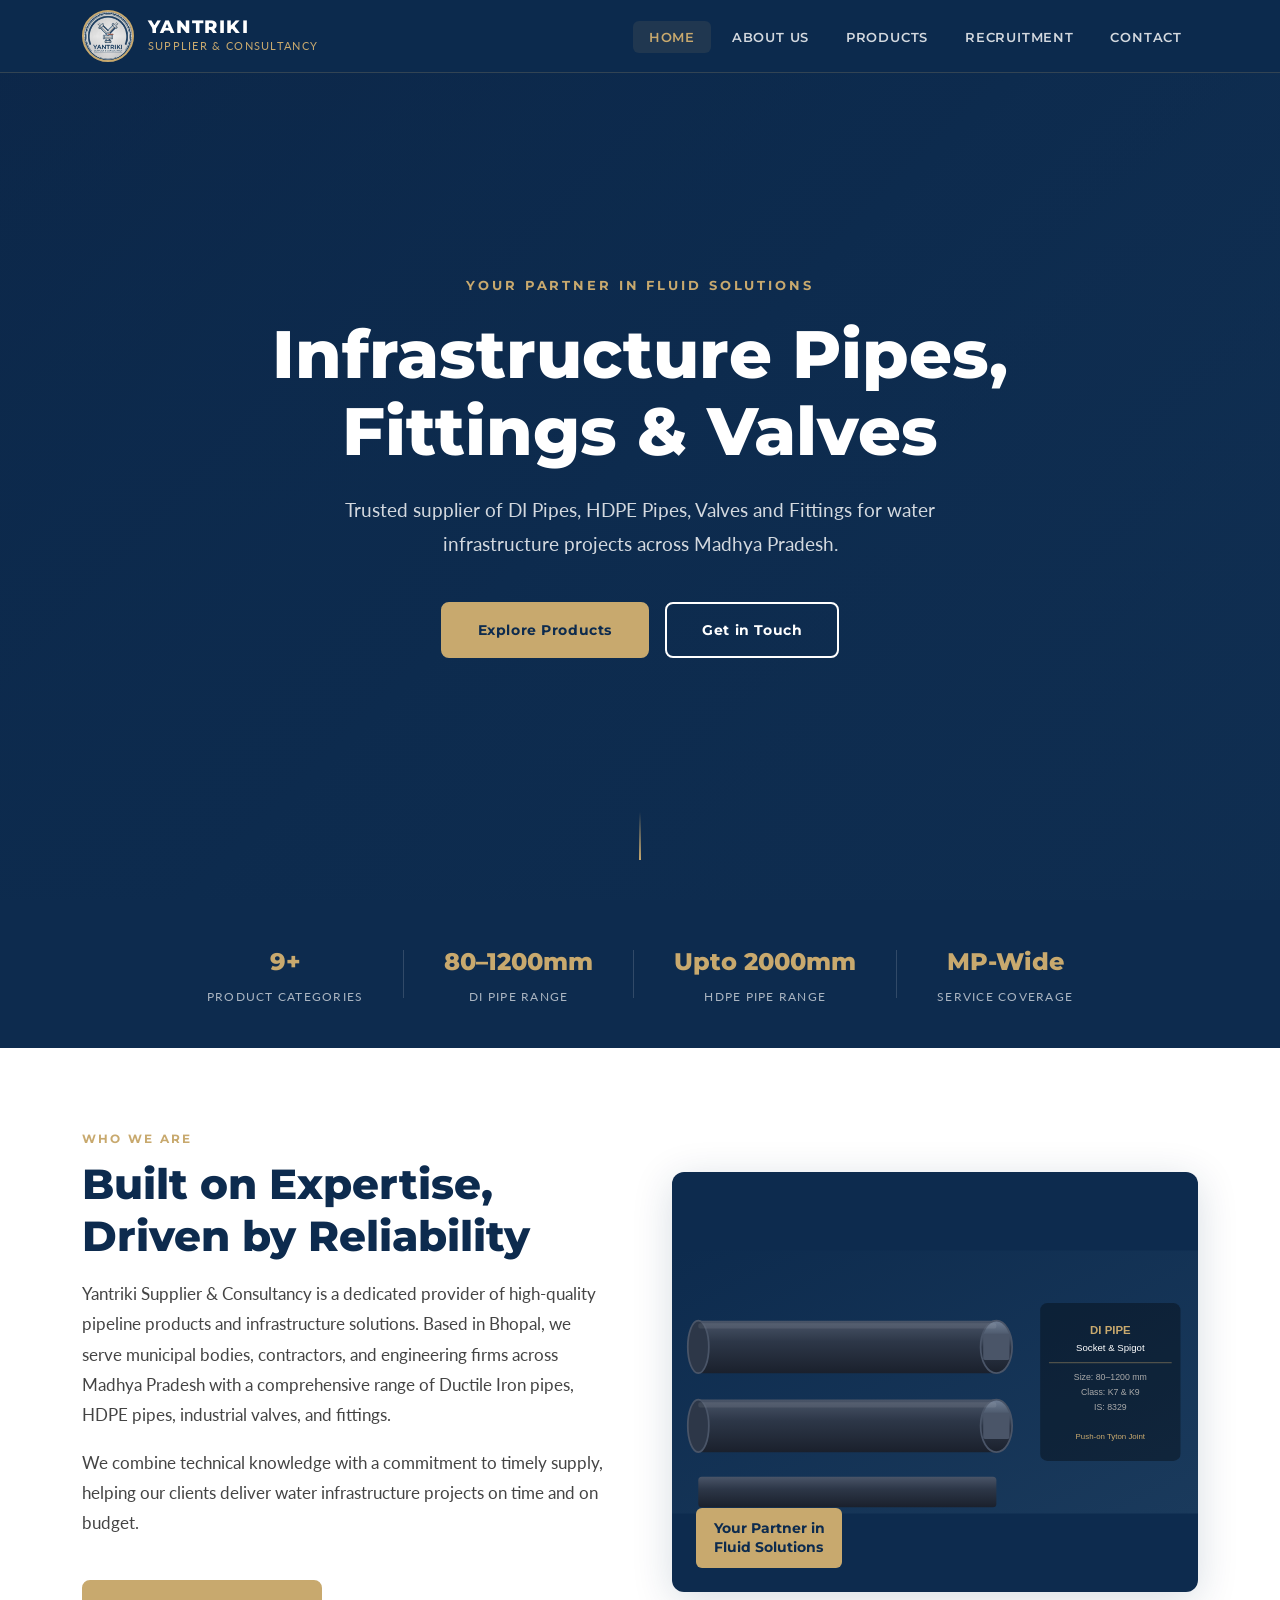
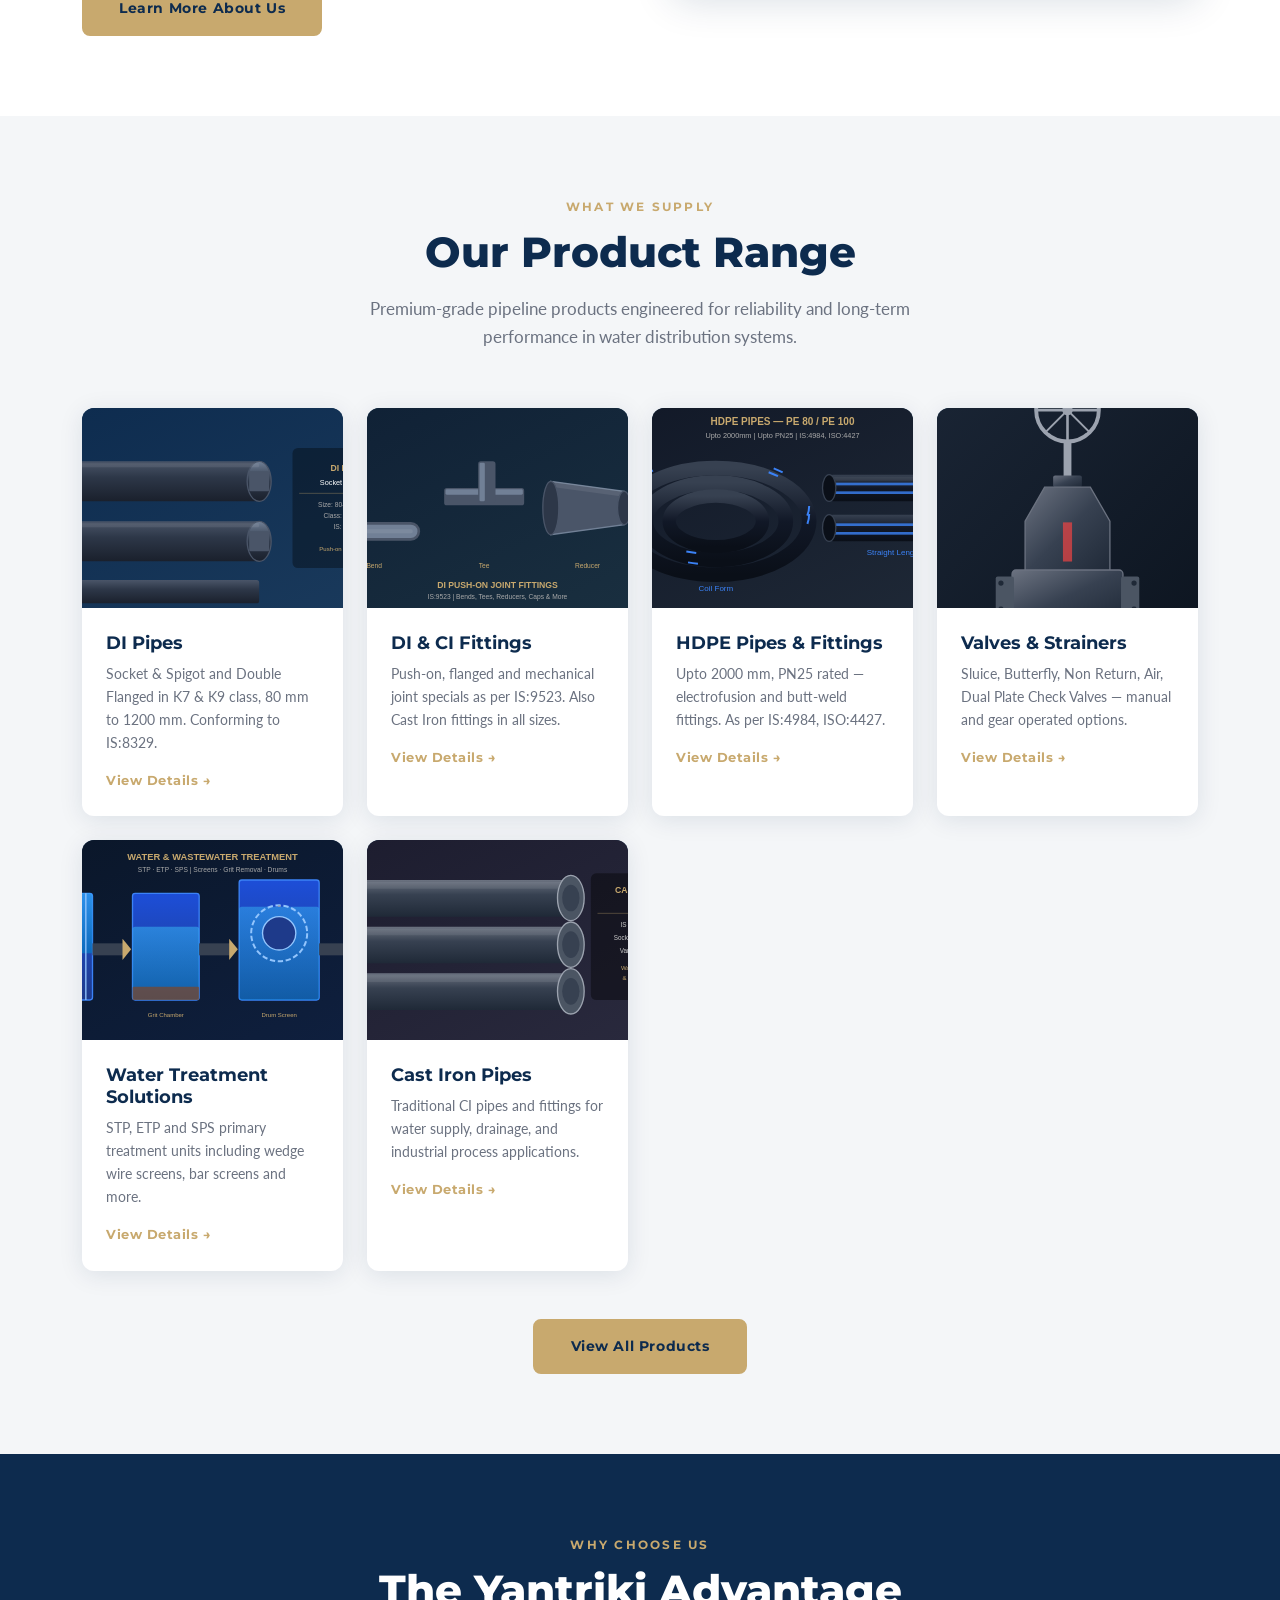
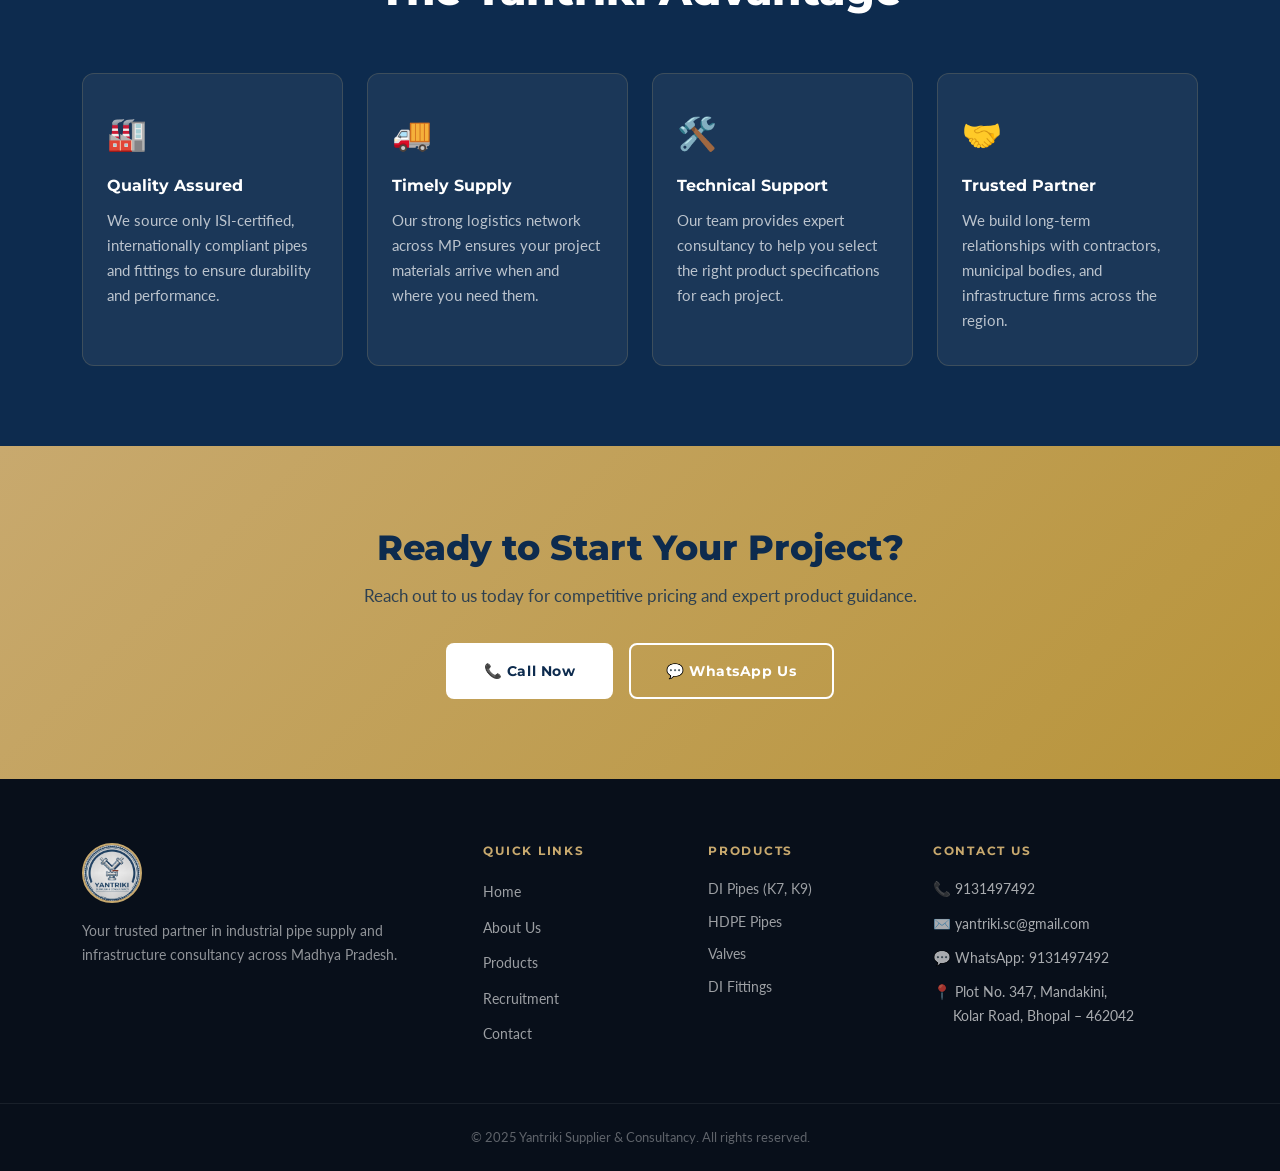
<file: index.html>
<!DOCTYPE html>
<html lang="en">
<head>
<meta charset="UTF-8">
<meta name="viewport" content="width=device-width, initial-scale=1.0">
<link rel="canonical" href="https://yantrikisc.in/">
<meta name="description" content="Yantriki Supplier and Consultancy — Trusted supplier of DI Pipes, HDPE Pipes, Valves, Fittings and Water Treatment Solutions in Bhopal, Madhya Pradesh.">
<meta property="og:site_name" content="Yantriki Supplier and Consultancy">
<meta property="og:url" content="https://yantrikisc.in/">
<title>Yantriki Supplier & Consultancy</title>
<link href="https://fonts.googleapis.com/css2?family=Montserrat:wght@300;400;500;600;700;800&family=Lato:wght@300;400;700&display=swap" rel="stylesheet">
<link rel="stylesheet" href="style.css">
</head>
<body>

<!-- NAVBAR -->
<nav class="navbar" id="navbar">
  <div class="nav-container">
    <a href="index.html" class="nav-logo">
      <img src="./logo.jpg" alt="Yantriki Logo" class="logo-img" onerror="this.style.display='none'">
      <div class="logo-text">
        <span class="logo-main">YANTRIKI</span>
        <span class="logo-sub">Supplier & Consultancy</span>
      </div>
    </a>
    <button class="hamburger" id="hamburger" aria-label="Menu">
      <span></span><span></span><span></span>
    </button>
    <ul class="nav-links" id="navLinks">
      <li><a href="index.html" class="nav-link active">Home</a></li>
      <li><a href="about.html" class="nav-link">About Us</a></li>
      <li><a href="products.html" class="nav-link">Products</a></li>
      <li><a href="recruitment.html" class="nav-link">Recruitment</a></li>
      <li><a href="contact.html" class="nav-link">Contact</a></li>
    </ul>
  </div>
</nav>

<!-- HERO -->
<section class="hero">
  <div class="hero-overlay"></div>
  <div class="hero-content">
    <p class="hero-eyebrow">Your Partner in Fluid Solutions</p>
    <h1 class="hero-title">Infrastructure Pipes,<br>Fittings & Valves</h1>
    <p class="hero-desc">Trusted supplier of DI Pipes, HDPE Pipes, Valves and Fittings for water infrastructure projects across Madhya Pradesh.</p>
    <div class="hero-btns">
      <a href="products.html" class="btn btn-primary">Explore Products</a>
      <a href="contact.html" class="btn btn-outline">Get in Touch</a>
    </div>
  </div>
  <div class="hero-scroll-indicator">
    <span></span>
  </div>
</section>

<!-- STATS BAR -->
<section class="stats-bar">
  <div class="stats-container">
    <div class="stat-item">
      <span class="stat-number">9+</span>
      <span class="stat-label">Product Categories</span>
    </div>
    <div class="stat-divider"></div>
    <div class="stat-item">
      <span class="stat-number">80–1200mm</span>
      <span class="stat-label">DI Pipe Range</span>
    </div>
    <div class="stat-divider"></div>
    <div class="stat-item">
      <span class="stat-number">Upto 2000mm</span>
      <span class="stat-label">HDPE Pipe Range</span>
    </div>
    <div class="stat-divider"></div>
    <div class="stat-item">
      <span class="stat-number">MP-Wide</span>
      <span class="stat-label">Service Coverage</span>
    </div>
  </div>
</section>

<!-- INTRO SECTION -->
<section class="section intro-section">
  <div class="container two-col">
    <div class="intro-text fade-in">
      <p class="section-eyebrow">Who We Are</p>
      <h2 class="section-title">Built on Expertise,<br>Driven by Reliability</h2>
      <p class="body-text">Yantriki Supplier & Consultancy is a dedicated provider of high-quality pipeline products and infrastructure solutions. Based in Bhopal, we serve municipal bodies, contractors, and engineering firms across Madhya Pradesh with a comprehensive range of Ductile Iron pipes, HDPE pipes, industrial valves, and fittings.</p>
      <p class="body-text">We combine technical knowledge with a commitment to timely supply, helping our clients deliver water infrastructure projects on time and on budget.</p>
      <a href="about.html" class="btn btn-primary" style="margin-top:1.5rem">Learn More About Us</a>
    </div>
    <div class="intro-visual fade-in">
      <div class="visual-card">
        <img src="di-socket-pipe.svg" alt="Industrial pipes" class="visual-img">
        <div class="visual-badge">
          <span>Your Partner in<br>Fluid Solutions</span>
        </div>
      </div>
    </div>
  </div>
</section>

<!-- PRODUCTS PREVIEW -->
<section class="section products-preview">
  <div class="container">
    <div class="section-header">
      <p class="section-eyebrow">What We Supply</p>
      <h2 class="section-title">Our Product Range</h2>
      <p class="section-subtitle">Premium-grade pipeline products engineered for reliability and long-term performance in water distribution systems.</p>
    </div>
    <div class="product-grid">
      <a href="products.html#di-pipes" class="product-card fade-in">
        <div class="product-card-img" style="background-image:url('di-socket-pipe.svg'); background-color:#1a3a5c;"></div>
        <div class="product-card-body">
          <h3>DI Pipes</h3>
          <p>Socket & Spigot and Double Flanged in K7 & K9 class, 80 mm to 1200 mm. Conforming to IS:8329.</p>
          <span class="card-link">View Details →</span>
        </div>
      </a>
      <a href="products.html#di-fittings" class="product-card fade-in">
        <div class="product-card-img" style="background-image:url('di-push-fittings.svg'); background-color:#1a3a5c;"></div>
        <div class="product-card-body">
          <h3>DI & CI Fittings</h3>
          <p>Push-on, flanged and mechanical joint specials as per IS:9523. Also Cast Iron fittings in all sizes.</p>
          <span class="card-link">View Details →</span>
        </div>
      </a>
      <a href="products.html#hdpe-pipes" class="product-card fade-in">
        <div class="product-card-img" style="background-image:url('hdpe-pipes.svg'); background-color:#1a3a5c;"></div>
        <div class="product-card-body">
          <h3>HDPE Pipes & Fittings</h3>
          <p>Upto 2000 mm, PN25 rated — electrofusion and butt-weld fittings. As per IS:4984, ISO:4427.</p>
          <span class="card-link">View Details →</span>
        </div>
      </a>
      <a href="products.html#valves" class="product-card fade-in">
        <div class="product-card-img" style="background-image:url('sluice-valve.svg'); background-color:#1a3a5c;"></div>
        <div class="product-card-body">
          <h3>Valves & Strainers</h3>
          <p>Sluice, Butterfly, Non Return, Air, Dual Plate Check Valves — manual and gear operated options.</p>
          <span class="card-link">View Details →</span>
        </div>
      </a>
      <a href="products.html#wastewater" class="product-card fade-in">
        <div class="product-card-img" style="background-image:url('water-treatment.svg'); background-color:#1a3a5c;"></div>
        <div class="product-card-body">
          <h3>Water Treatment Solutions</h3>
          <p>STP, ETP and SPS primary treatment units including wedge wire screens, bar screens and more.</p>
          <span class="card-link">View Details →</span>
        </div>
      </a>
      <a href="products.html#ci-pipes" class="product-card fade-in">
        <div class="product-card-img" style="background-image:url('ci-pipes.svg'); background-color:#1a3a5c;"></div>
        <div class="product-card-body">
          <h3>Cast Iron Pipes</h3>
          <p>Traditional CI pipes and fittings for water supply, drainage, and industrial process applications.</p>
          <span class="card-link">View Details →</span>
        </div>
      </a>
    </div>
    <div class="center-btn">
      <a href="products.html" class="btn btn-primary">View All Products</a>
    </div>
  </div>
</section>

<!-- WHY US -->
<section class="section why-section">
  <div class="container">
    <div class="section-header">
      <p class="section-eyebrow">Why Choose Us</p>
      <h2 class="section-title">The Yantriki Advantage</h2>
    </div>
    <div class="why-grid">
      <div class="why-card fade-in">
        <div class="why-icon">🏭</div>
        <h3>Quality Assured</h3>
        <p>We source only ISI-certified, internationally compliant pipes and fittings to ensure durability and performance.</p>
      </div>
      <div class="why-card fade-in">
        <div class="why-icon">🚚</div>
        <h3>Timely Supply</h3>
        <p>Our strong logistics network across MP ensures your project materials arrive when and where you need them.</p>
      </div>
      <div class="why-card fade-in">
        <div class="why-icon">🛠️</div>
        <h3>Technical Support</h3>
        <p>Our team provides expert consultancy to help you select the right product specifications for each project.</p>
      </div>
      <div class="why-card fade-in">
        <div class="why-icon">🤝</div>
        <h3>Trusted Partner</h3>
        <p>We build long-term relationships with contractors, municipal bodies, and infrastructure firms across the region.</p>
      </div>
    </div>
  </div>
</section>

<!-- CTA BANNER -->
<section class="cta-banner">
  <div class="container">
    <h2>Ready to Start Your Project?</h2>
    <p>Reach out to us today for competitive pricing and expert product guidance.</p>
    <div class="cta-btns">
      <a href="tel:9131497492" class="btn btn-white">📞 Call Now</a>
      <a href="https://wa.me/919131497492" target="_blank" class="btn btn-outline-white">💬 WhatsApp Us</a>
    </div>
  </div>
</section>

<!-- FOOTER -->
<footer class="footer">
  <div class="footer-container">
    <div class="footer-brand">
      <img src="./logo.jpg" alt="Yantriki Logo" class="footer-logo">
      <p>Your trusted partner in industrial pipe supply and infrastructure consultancy across Madhya Pradesh.</p>
    </div>
    <div class="footer-links">
      <h4>Quick Links</h4>
      <ul>
        <li><a href="index.html">Home</a></li>
        <li><a href="about.html">About Us</a></li>
        <li><a href="products.html">Products</a></li>
        <li><a href="recruitment.html">Recruitment</a></li>
        <li><a href="contact.html">Contact</a></li>
      </ul>
    </div>
    <div class="footer-products">
      <h4>Products</h4>
      <ul>
        <li>DI Pipes (K7, K9)</li>
        <li>HDPE Pipes</li>
        <li>Valves</li>
        <li>DI Fittings</li>
      </ul>
    </div>
    <div class="footer-contact">
      <h4>Contact Us</h4>
      <p>📞 <a href="tel:9131497492">9131497492</a></p>
      <p>✉️ <a href="mailto:yantriki.sc@gmail.com">yantriki.sc@gmail.com</a></p>
      <p>💬 <a href="https://wa.me/919131497492">WhatsApp: 9131497492</a></p>
      <p>📍 Plot No. 347, Mandakini,<br>&nbsp;&nbsp;&nbsp;&nbsp;&nbsp;Kolar Road, Bhopal – 462042</p>
    </div>
  </div>
  <div class="footer-bottom">
    <p>© 2025 Yantriki Supplier & Consultancy. All rights reserved.</p>
  </div>
</footer>

<script src="logo-inject.js"></script>
<script src="main.js"></script>
</body>
</html>
</file>
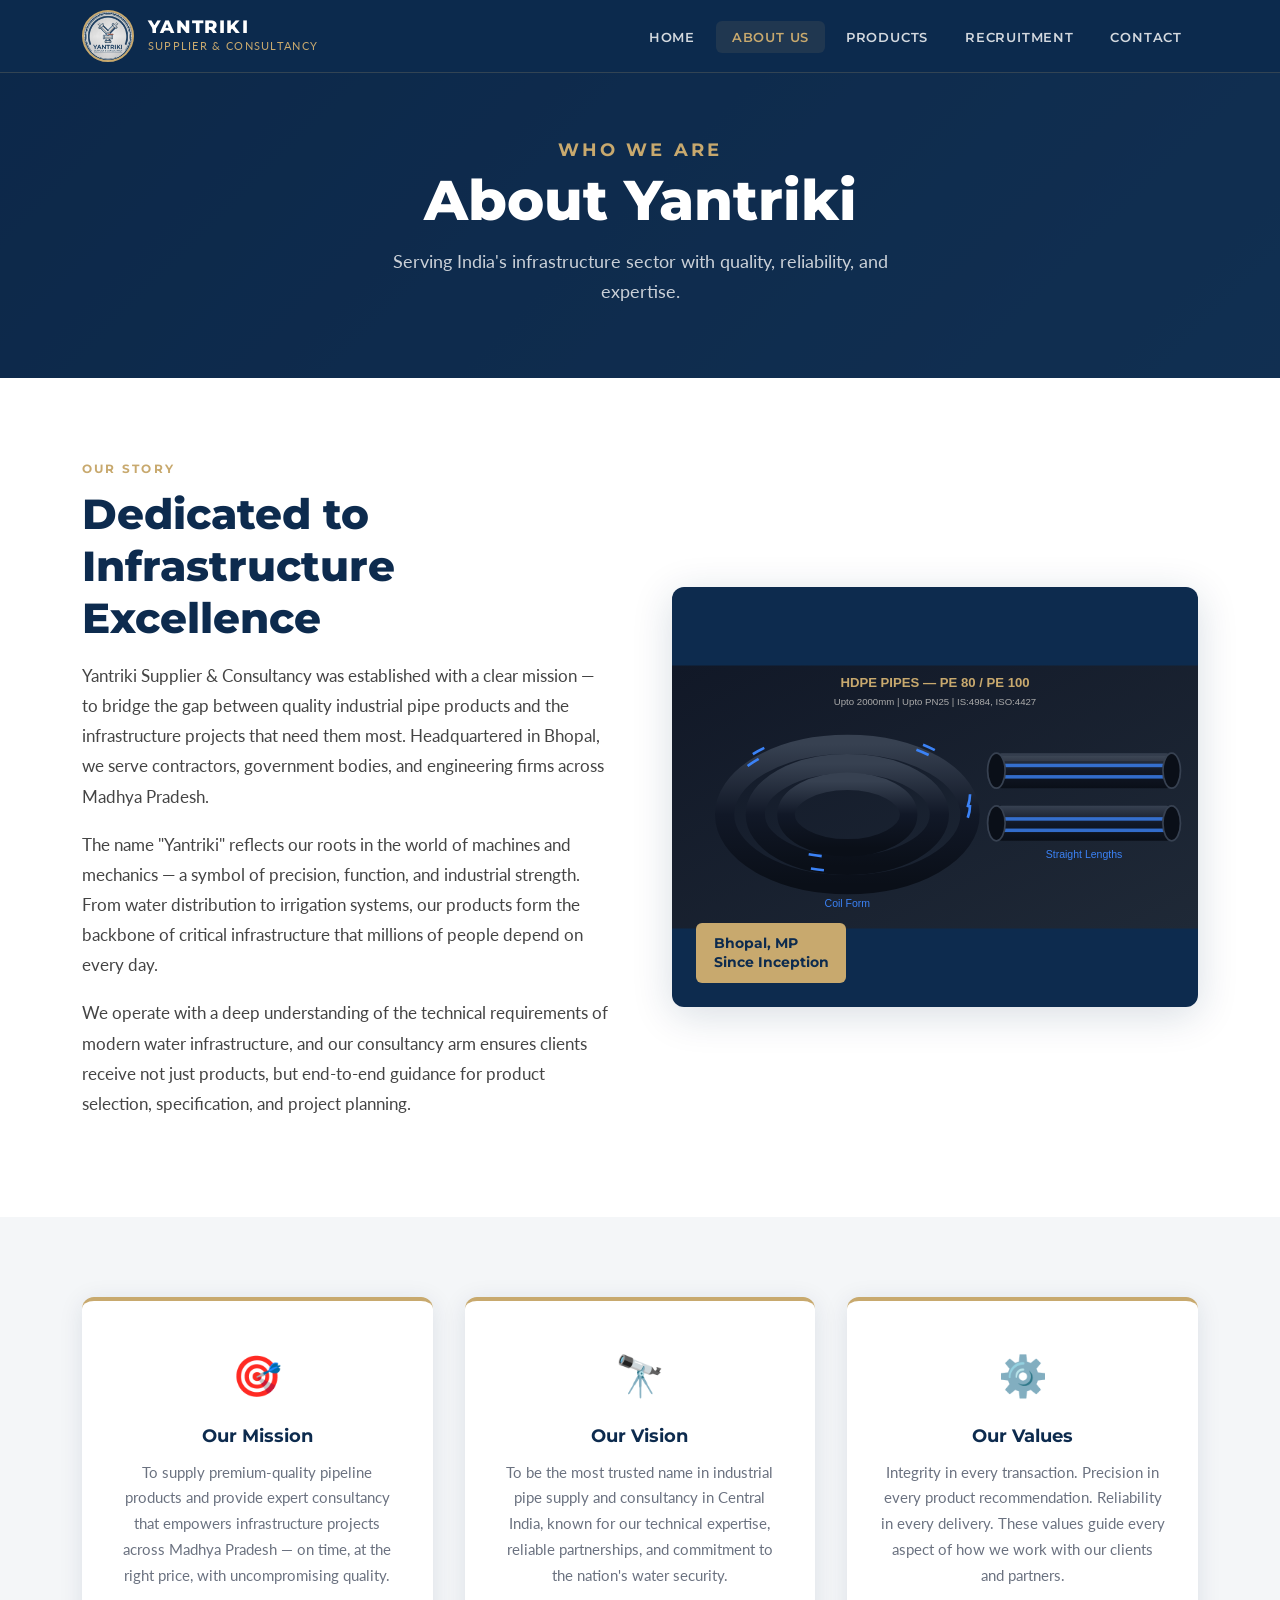
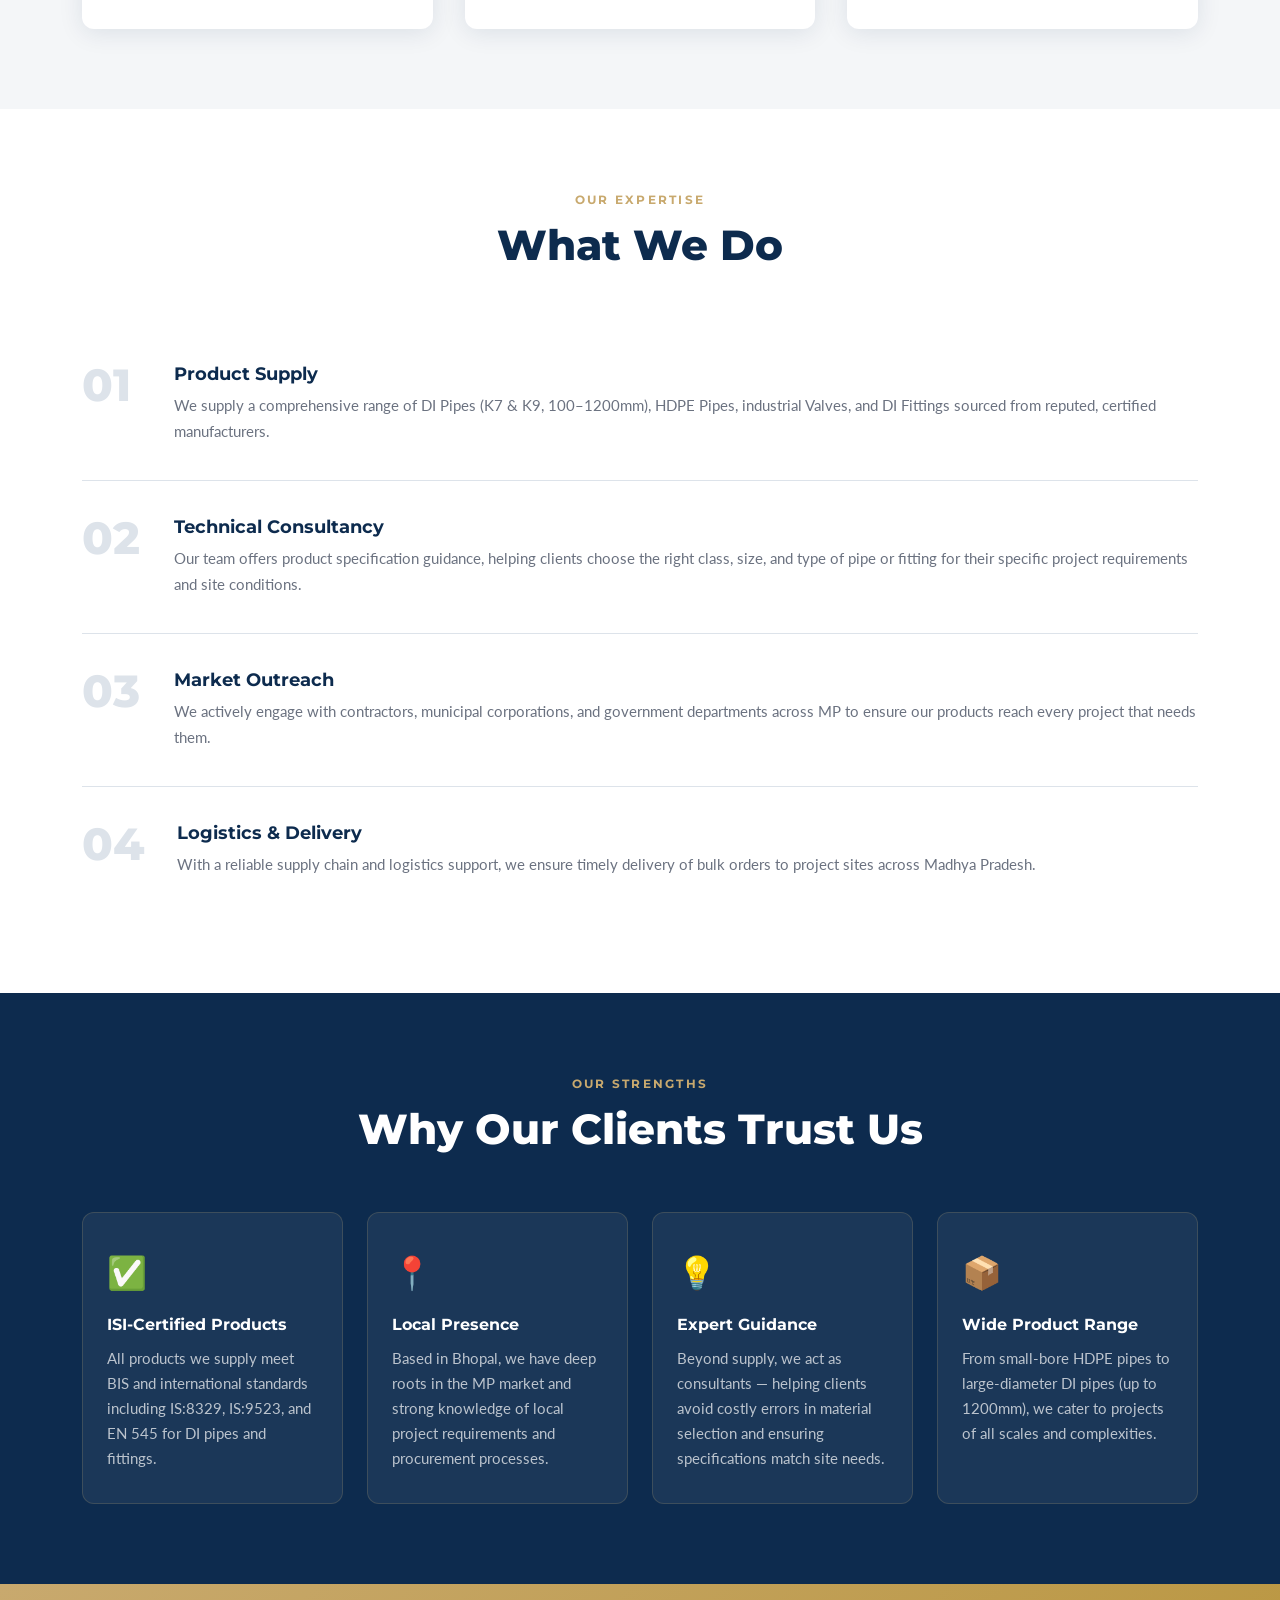
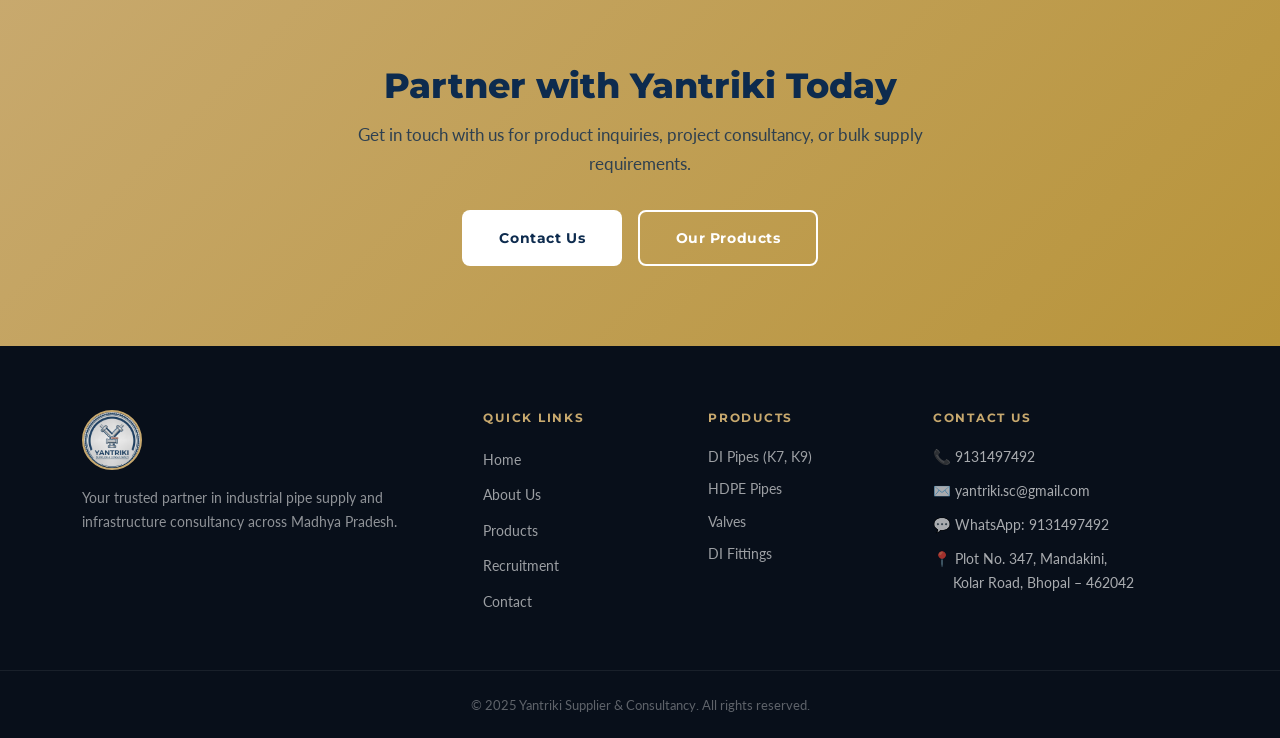
<file: about.html>
<!DOCTYPE html>
<html lang="en">
<head>
<meta charset="UTF-8">
<meta name="viewport" content="width=device-width, initial-scale=1.0">
<link rel="canonical" href="https://yantrikisc.in/">
<meta name="description" content="Yantriki Supplier and Consultancy — Trusted supplier of DI Pipes, HDPE Pipes, Valves, Fittings and Water Treatment Solutions in Bhopal, Madhya Pradesh.">
<meta property="og:site_name" content="Yantriki Supplier and Consultancy">
<meta property="og:url" content="https://yantrikisc.in/">
<title>About Us – Yantriki Supplier & Consultancy</title>
<link href="https://fonts.googleapis.com/css2?family=Montserrat:wght@300;400;500;600;700;800&family=Lato:wght@300;400;700&display=swap" rel="stylesheet">
<link rel="stylesheet" href="style.css">
</head>
<body>

<nav class="navbar" id="navbar">
  <div class="nav-container">
    <a href="index.html" class="nav-logo">
      <img src="./logo.jpg" alt="Yantriki Logo" class="logo-img" onerror="this.style.display='none'">
      <div class="logo-text">
        <span class="logo-main">YANTRIKI</span>
        <span class="logo-sub">Supplier & Consultancy</span>
      </div>
    </a>
    <button class="hamburger" id="hamburger" aria-label="Menu">
      <span></span><span></span><span></span>
    </button>
    <ul class="nav-links" id="navLinks">
      <li><a href="index.html" class="nav-link">Home</a></li>
      <li><a href="about.html" class="nav-link active">About Us</a></li>
      <li><a href="products.html" class="nav-link">Products</a></li>
      <li><a href="recruitment.html" class="nav-link">Recruitment</a></li>
      <li><a href="contact.html" class="nav-link">Contact</a></li>
    </ul>
  </div>
</nav>

<!-- PAGE HERO -->
<section class="page-hero">
  <div class="page-hero-overlay"></div>
  <div class="page-hero-content">
    <p class="section-eyebrow" style="color:#c8a96e;">Who We Are</p>
    <h1>About Yantriki</h1>
    <p>Serving India's infrastructure sector with quality, reliability, and expertise.</p>
  </div>
</section>

<!-- ABOUT INTRO -->
<section class="section">
  <div class="container two-col">
    <div class="fade-in">
      <p class="section-eyebrow">Our Story</p>
      <h2 class="section-title">Dedicated to Infrastructure Excellence</h2>
      <p class="body-text">Yantriki Supplier & Consultancy was established with a clear mission — to bridge the gap between quality industrial pipe products and the infrastructure projects that need them most. Headquartered in Bhopal, we serve contractors, government bodies, and engineering firms across Madhya Pradesh.</p>
      <p class="body-text">The name "Yantriki" reflects our roots in the world of machines and mechanics — a symbol of precision, function, and industrial strength. From water distribution to irrigation systems, our products form the backbone of critical infrastructure that millions of people depend on every day.</p>
      <p class="body-text">We operate with a deep understanding of the technical requirements of modern water infrastructure, and our consultancy arm ensures clients receive not just products, but end-to-end guidance for product selection, specification, and project planning.</p>
    </div>
    <div class="intro-visual fade-in">
      <div class="visual-card">
        <img src="hdpe-pipes.svg" alt="Pipeline infrastructure" class="visual-img" onerror="this.style.background='#1a3a5c';this.src=''">
        <div class="visual-badge">
          <span>Bhopal, MP<br>Since Inception</span>
        </div>
      </div>
    </div>
  </div>
</section>

<!-- MISSION VISION -->
<section class="section mv-section">
  <div class="container">
    <div class="mv-grid">
      <div class="mv-card fade-in">
        <div class="mv-icon">🎯</div>
        <h3>Our Mission</h3>
        <p>To supply premium-quality pipeline products and provide expert consultancy that empowers infrastructure projects across Madhya Pradesh — on time, at the right price, with uncompromising quality.</p>
      </div>
      <div class="mv-card fade-in">
        <div class="mv-icon">🔭</div>
        <h3>Our Vision</h3>
        <p>To be the most trusted name in industrial pipe supply and consultancy in Central India, known for our technical expertise, reliable partnerships, and commitment to the nation's water security.</p>
      </div>
      <div class="mv-card fade-in">
        <div class="mv-icon">⚙️</div>
        <h3>Our Values</h3>
        <p>Integrity in every transaction. Precision in every product recommendation. Reliability in every delivery. These values guide every aspect of how we work with our clients and partners.</p>
      </div>
    </div>
  </div>
</section>

<!-- WHAT WE DO -->
<section class="section">
  <div class="container">
    <div class="section-header">
      <p class="section-eyebrow">Our Expertise</p>
      <h2 class="section-title">What We Do</h2>
    </div>
    <div class="expertise-grid">
      <div class="expertise-item fade-in">
        <div class="expertise-num">01</div>
        <div class="expertise-body">
          <h3>Product Supply</h3>
          <p>We supply a comprehensive range of DI Pipes (K7 & K9, 100–1200mm), HDPE Pipes, industrial Valves, and DI Fittings sourced from reputed, certified manufacturers.</p>
        </div>
      </div>
      <div class="expertise-item fade-in">
        <div class="expertise-num">02</div>
        <div class="expertise-body">
          <h3>Technical Consultancy</h3>
          <p>Our team offers product specification guidance, helping clients choose the right class, size, and type of pipe or fitting for their specific project requirements and site conditions.</p>
        </div>
      </div>
      <div class="expertise-item fade-in">
        <div class="expertise-num">03</div>
        <div class="expertise-body">
          <h3>Market Outreach</h3>
          <p>We actively engage with contractors, municipal corporations, and government departments across MP to ensure our products reach every project that needs them.</p>
        </div>
      </div>
      <div class="expertise-item fade-in">
        <div class="expertise-num">04</div>
        <div class="expertise-body">
          <h3>Logistics & Delivery</h3>
          <p>With a reliable supply chain and logistics support, we ensure timely delivery of bulk orders to project sites across Madhya Pradesh.</p>
        </div>
      </div>
    </div>
  </div>
</section>

<!-- WHY CHOOSE US -->
<section class="section why-section">
  <div class="container">
    <div class="section-header">
      <p class="section-eyebrow">Our Strengths</p>
      <h2 class="section-title">Why Our Clients Trust Us</h2>
    </div>
    <div class="why-grid">
      <div class="why-card fade-in">
        <div class="why-icon">✅</div>
        <h3>ISI-Certified Products</h3>
        <p>All products we supply meet BIS and international standards including IS:8329, IS:9523, and EN 545 for DI pipes and fittings.</p>
      </div>
      <div class="why-card fade-in">
        <div class="why-icon">📍</div>
        <h3>Local Presence</h3>
        <p>Based in Bhopal, we have deep roots in the MP market and strong knowledge of local project requirements and procurement processes.</p>
      </div>
      <div class="why-card fade-in">
        <div class="why-icon">💡</div>
        <h3>Expert Guidance</h3>
        <p>Beyond supply, we act as consultants — helping clients avoid costly errors in material selection and ensuring specifications match site needs.</p>
      </div>
      <div class="why-card fade-in">
        <div class="why-icon">📦</div>
        <h3>Wide Product Range</h3>
        <p>From small-bore HDPE pipes to large-diameter DI pipes (up to 1200mm), we cater to projects of all scales and complexities.</p>
      </div>
    </div>
  </div>
</section>

<!-- CTA -->
<section class="cta-banner">
  <div class="container">
    <h2>Partner with Yantriki Today</h2>
    <p>Get in touch with us for product inquiries, project consultancy, or bulk supply requirements.</p>
    <div class="cta-btns">
      <a href="contact.html" class="btn btn-white">Contact Us</a>
      <a href="products.html" class="btn btn-outline-white">Our Products</a>
    </div>
  </div>
</section>

<footer class="footer">
  <div class="footer-container">
    <div class="footer-brand">
      <img src="./logo.jpg" alt="Yantriki Logo" class="footer-logo">
      <p>Your trusted partner in industrial pipe supply and infrastructure consultancy across Madhya Pradesh.</p>
    </div>
    <div class="footer-links">
      <h4>Quick Links</h4>
      <ul>
        <li><a href="index.html">Home</a></li>
        <li><a href="about.html">About Us</a></li>
        <li><a href="products.html">Products</a></li>
        <li><a href="recruitment.html">Recruitment</a></li>
        <li><a href="contact.html">Contact</a></li>
      </ul>
    </div>
    <div class="footer-products">
      <h4>Products</h4>
      <ul>
        <li>DI Pipes (K7, K9)</li>
        <li>HDPE Pipes</li>
        <li>Valves</li>
        <li>DI Fittings</li>
      </ul>
    </div>
    <div class="footer-contact">
      <h4>Contact Us</h4>
      <p>📞 <a href="tel:9131497492">9131497492</a></p>
      <p>✉️ <a href="mailto:yantriki.sc@gmail.com">yantriki.sc@gmail.com</a></p>
      <p>💬 <a href="https://wa.me/919131497492">WhatsApp: 9131497492</a></p>
      <p>📍 Plot No. 347, Mandakini,<br>&nbsp;&nbsp;&nbsp;&nbsp;&nbsp;Kolar Road, Bhopal – 462042</p>
    </div>
  </div>
  <div class="footer-bottom">
    <p>© 2025 Yantriki Supplier & Consultancy. All rights reserved.</p>
  </div>
</footer>

<script src="logo-inject.js"></script>
<script src="main.js"></script>
</body>
</html>
</file>
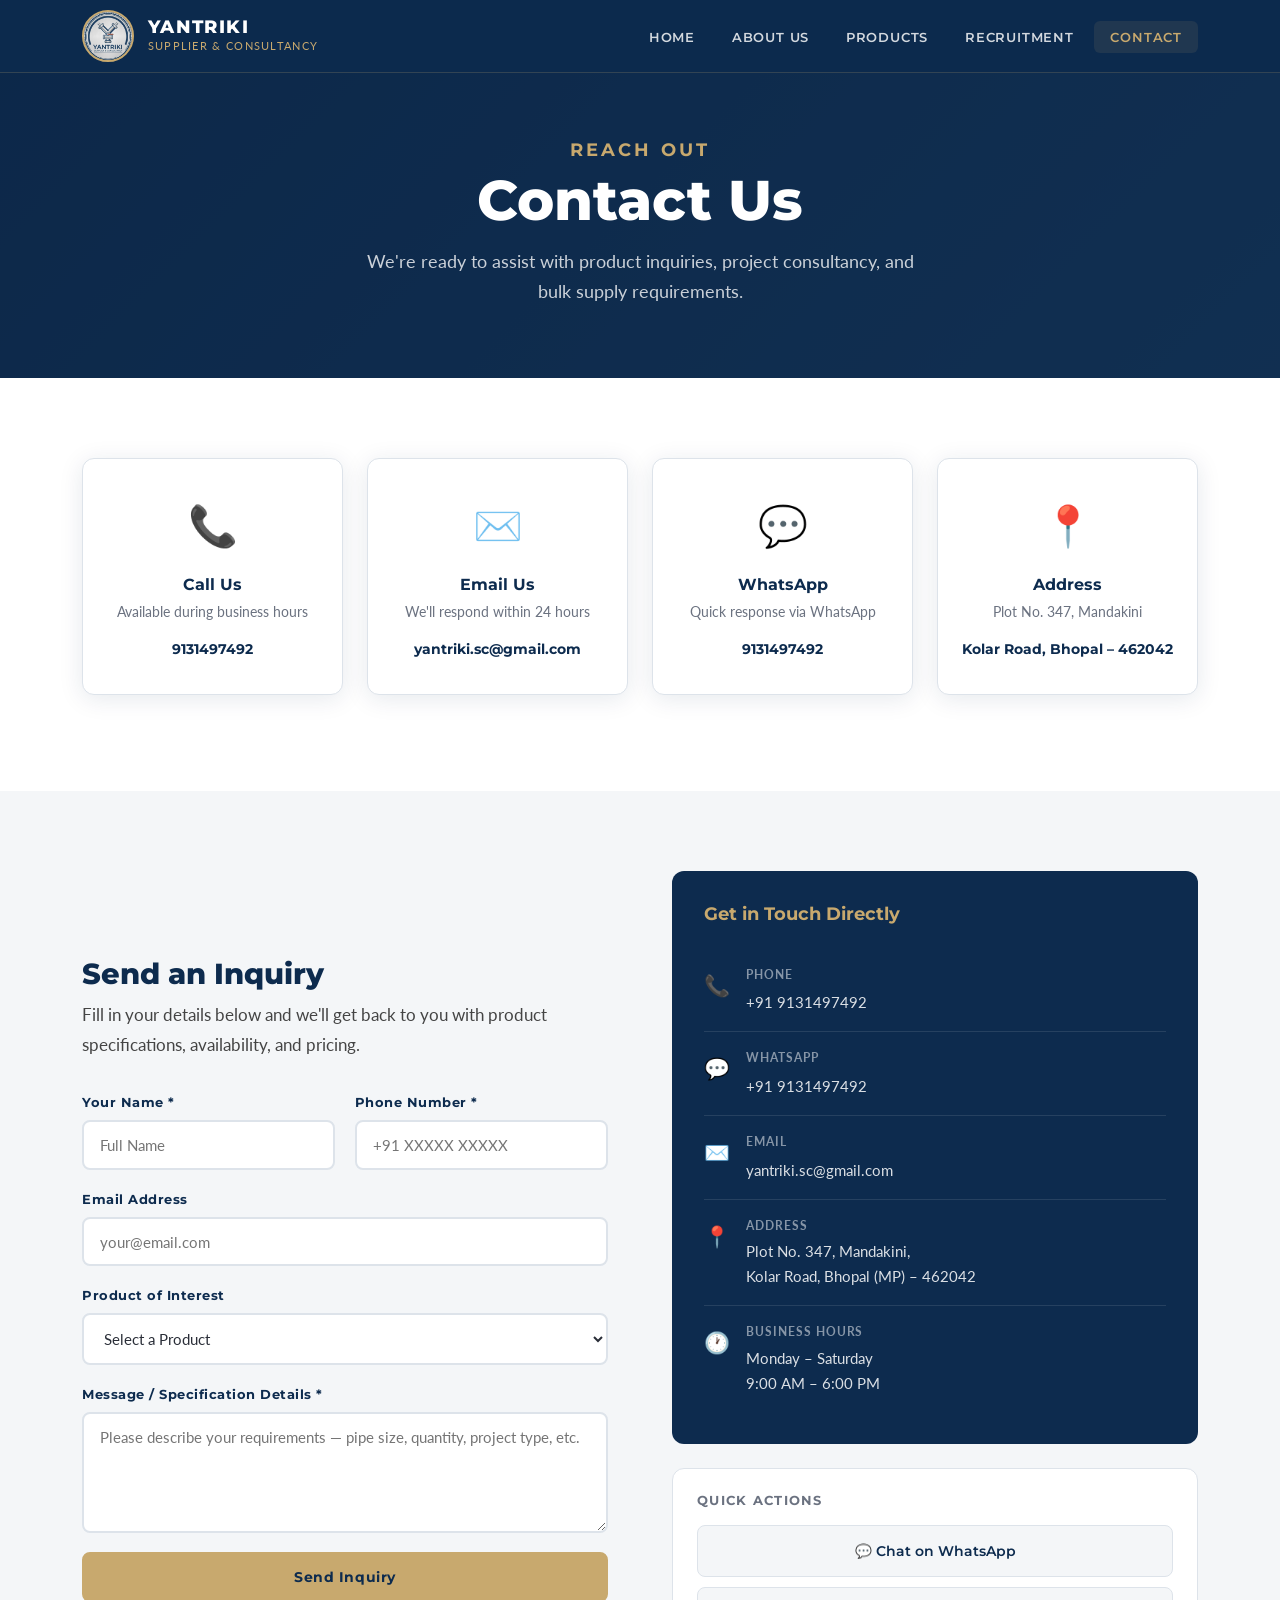
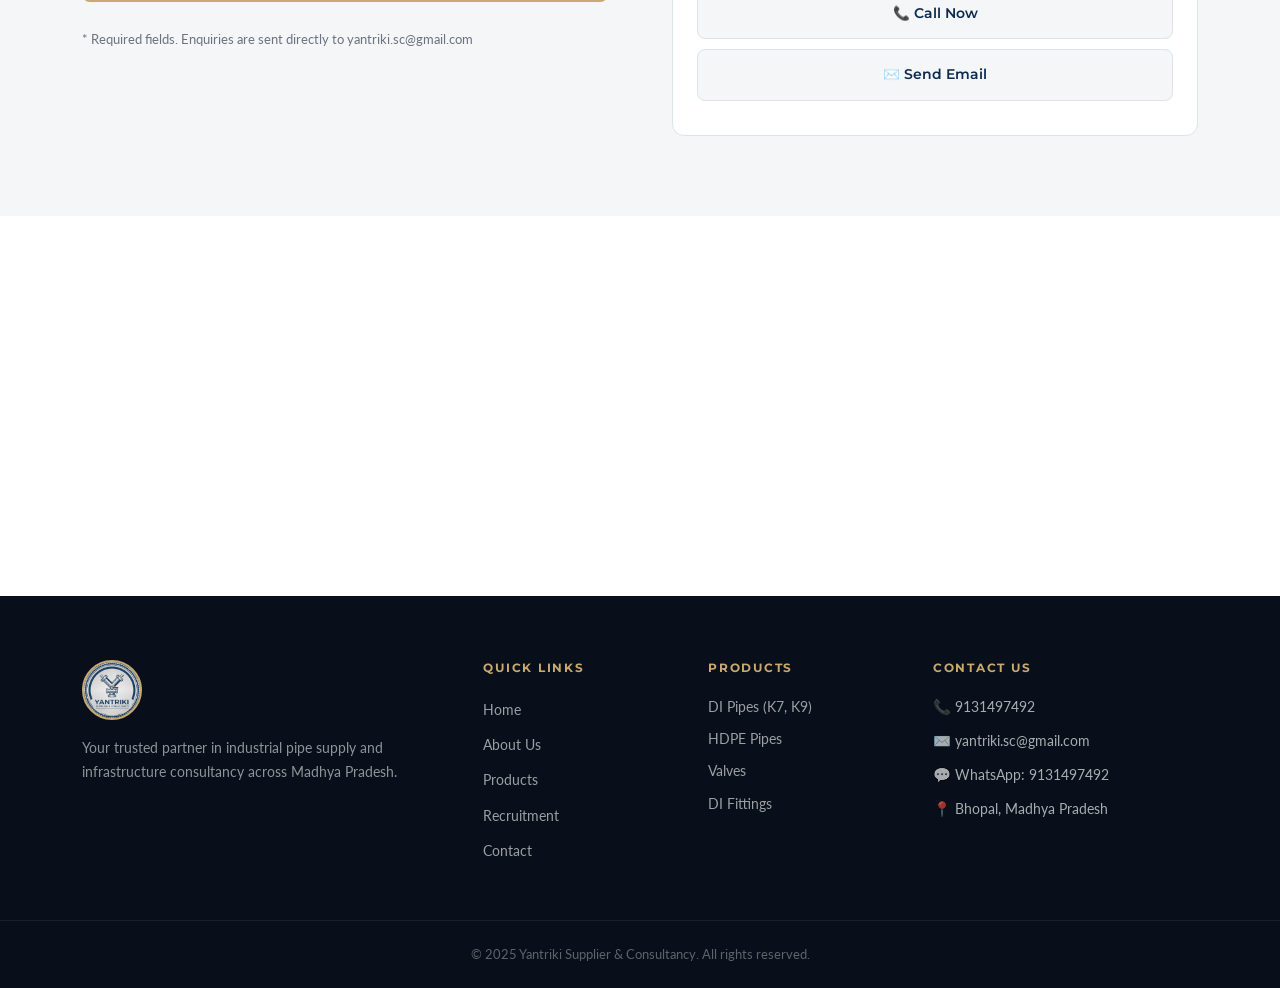
<file: contact.html>
<!DOCTYPE html>
<html lang="en">
<head>
<meta charset="UTF-8">
<meta name="viewport" content="width=device-width, initial-scale=1.0">
<link rel="canonical" href="https://yantrikisc.in/">
<meta name="description" content="Yantriki Supplier and Consultancy — Trusted supplier of DI Pipes, HDPE Pipes, Valves, Fittings and Water Treatment Solutions in Bhopal, Madhya Pradesh.">
<meta property="og:site_name" content="Yantriki Supplier and Consultancy">
<meta property="og:url" content="https://yantrikisc.in/">
<title>Contact – Yantriki Supplier & Consultancy</title>
<link href="https://fonts.googleapis.com/css2?family=Montserrat:wght@300;400;500;600;700;800&family=Lato:wght@300;400;700&display=swap" rel="stylesheet">
<link rel="stylesheet" href="style.css">
</head>
<body>

<nav class="navbar" id="navbar">
  <div class="nav-container">
    <a href="index.html" class="nav-logo">
      <img src="./logo.jpg" alt="Yantriki Logo" class="logo-img" onerror="this.style.display='none'">
      <div class="logo-text">
        <span class="logo-main">YANTRIKI</span>
        <span class="logo-sub">Supplier & Consultancy</span>
      </div>
    </a>
    <button class="hamburger" id="hamburger" aria-label="Menu">
      <span></span><span></span><span></span>
    </button>
    <ul class="nav-links" id="navLinks">
      <li><a href="index.html" class="nav-link">Home</a></li>
      <li><a href="about.html" class="nav-link">About Us</a></li>
      <li><a href="products.html" class="nav-link">Products</a></li>
      <li><a href="recruitment.html" class="nav-link">Recruitment</a></li>
      <li><a href="contact.html" class="nav-link active">Contact</a></li>
    </ul>
  </div>
</nav>

<section class="page-hero">
  <div class="page-hero-overlay"></div>
  <div class="page-hero-content">
    <p class="section-eyebrow" style="color:#c8a96e;">Reach Out</p>
    <h1>Contact Us</h1>
    <p>We're ready to assist with product inquiries, project consultancy, and bulk supply requirements.</p>
  </div>
</section>

<!-- CONTACT CARDS -->
<section class="section">
  <div class="container">
    <div class="contact-cards-grid">
      <a href="tel:9131497492" class="contact-card fade-in">
        <div class="contact-card-icon">📞</div>
        <h3>Call Us</h3>
        <p>Available during business hours</p>
        <span class="contact-detail">9131497492</span>
      </a>
      <a href="mailto:yantriki.sc@gmail.com" class="contact-card fade-in">
        <div class="contact-card-icon">✉️</div>
        <h3>Email Us</h3>
        <p>We'll respond within 24 hours</p>
        <span class="contact-detail">yantriki.sc@gmail.com</span>
      </a>
      <a href="https://wa.me/919131497492" target="_blank" class="contact-card fade-in">
        <div class="contact-card-icon">💬</div>
        <h3>WhatsApp</h3>
        <p>Quick response via WhatsApp</p>
        <span class="contact-detail">9131497492</span>
      </a>
      <div class="contact-card fade-in">
        <div class="contact-card-icon">📍</div>
        <h3>Address</h3>
        <p>Plot No. 347, Mandakini</p>
        <span class="contact-detail">Kolar Road, Bhopal – 462042</span>
      </div>
    </div>
  </div>
</section>

<!-- INQUIRY FORM + INFO -->
<section class="section contact-main-section">
  <div class="container two-col">
    <div class="contact-form-wrap fade-in">
      <h2 class="section-title">Send an Inquiry</h2>
      <p class="body-text" style="margin-bottom:2rem;">Fill in your details below and we'll get back to you with product specifications, availability, and pricing.</p>
      <form class="contact-form" id="contactForm" action="https://formspree.io/f/mqeveylo" method="POST">
        <div class="form-row">
          <div class="form-group">
            <label for="name">Your Name *</label>
            <input type="text" id="name" name="name" placeholder="Full Name" required>
          </div>
          <div class="form-group">
            <label for="phone">Phone Number *</label>
            <input type="tel" id="phone" name="phone" placeholder="+91 XXXXX XXXXX" required>
          </div>
        </div>
        <div class="form-group">
          <label for="email">Email Address</label>
          <input type="email" id="email" name="email" placeholder="your@email.com">
        </div>
        <div class="form-group">
          <label for="product">Product of Interest</label>
          <select id="product" name="product">
            <option value="">Select a Product</option>
            <option>DI Pipes — Socket & Spigot (K7/K9)</option>
            <option>DI Pipes — Double Flanged (K7/K9)</option>
            <option>DI Fittings — Push on Joint</option>
            <option>DI Fittings — Flanged/Mechanical Joint</option>
            <option>Cast Iron Pipes</option>
            <option>Cast Iron Fittings</option>
            <option>HDPE Pipes</option>
            <option>HDPE Fittings — Electrofusion</option>
            <option>HDPE Fittings — Butt Weld</option>
            <option>Sluice Valve</option>
            <option>Butterfly Valve</option>
            <option>Non Return Valve</option>
            <option>Air Valve</option>
            <option>Dual Plate Check Valve</option>
            <option>Strainers</option>
            <option>Water & Wastewater Treatment Solutions</option>
            <option>Multiple Products</option>
            <option>General Inquiry</option>
          </select>
        </div>
        <div class="form-group">
          <label for="message">Message / Specification Details *</label>
          <textarea id="message" name="message" rows="5" placeholder="Please describe your requirements — pipe size, quantity, project type, etc." required></textarea>
        </div>
        <button type="submit" class="btn btn-primary" style="width:100%">Send Inquiry</button>
        <p class="form-note">* Required fields. Enquiries are sent directly to yantriki.sc@gmail.com</p>
      </form>
      <div class="form-success" id="formSuccess" style="display:none;">
        <div class="success-icon">✅</div>
        <h3>Inquiry Sent!</h3>
        <p>Thank you for reaching out. We'll get back to you within 24 hours. You can also reach us directly at <a href="tel:9131497492">9131497492</a>.</p>
      </div>
    </div>

    <div class="contact-info-panel fade-in">
      <div class="contact-info-box">
        <h3>Get in Touch Directly</h3>
        <div class="info-item">
          <span class="info-icon">📞</span>
          <div>
            <strong>Phone</strong>
            <a href="tel:9131497492">+91 9131497492</a>
          </div>
        </div>
        <div class="info-item">
          <span class="info-icon">💬</span>
          <div>
            <strong>WhatsApp</strong>
            <a href="https://wa.me/919131497492">+91 9131497492</a>
          </div>
        </div>
        <div class="info-item">
          <span class="info-icon">✉️</span>
          <div>
            <strong>Email</strong>
            <a href="mailto:yantriki.sc@gmail.com">yantriki.sc@gmail.com</a>
          </div>
        </div>
        <div class="info-item">
          <span class="info-icon">📍</span>
          <div>
            <strong>Address</strong>
            <p>Plot No. 347, Mandakini,<br>Kolar Road, Bhopal (MP) – 462042</p>
          </div>
        </div>
        <div class="info-item">
          <span class="info-icon">🕐</span>
          <div>
            <strong>Business Hours</strong>
            <p>Monday – Saturday<br>9:00 AM – 6:00 PM</p>
          </div>
        </div>
      </div>

      <div class="quick-actions">
        <h4>Quick Actions</h4>
        <a href="https://wa.me/919131497492?text=Hello%20Yantriki%2C%20I%20need%20a%20product%20inquiry." class="quick-btn" target="_blank">💬 Chat on WhatsApp</a>
        <a href="tel:9131497492" class="quick-btn">📞 Call Now</a>
        <a href="mailto:yantriki.sc@gmail.com?subject=Product%20Inquiry%20-%20Yantriki" class="quick-btn">✉️ Send Email</a>
      </div>
    </div>
  </div>
</section>

<!-- MAP EMBED -->
<section class="map-section">
  <iframe
    src="https://www.google.com/maps/embed?pb=!1m18!1m12!1m3!1d233567.92660397668!2d77.27419885!3d23.2599333!2m3!1f0!2f0!3f0!3m2!1i1024!2i768!4f13.1!3m3!1m2!1s0x397c428f8fd68fbd%3A0x2155716d572d4f8!2sBhopal%2C%20Madhya%20Pradesh!5e0!3m2!1sen!2sin!4v1700000000000"
    width="100%" height="380" style="border:0;" allowfullscreen="" loading="lazy"
    referrerpolicy="no-referrer-when-downgrade" title="Bhopal, Madhya Pradesh">
  </iframe>
</section>

<footer class="footer">
  <div class="footer-container">
    <div class="footer-brand">
      <img src="./logo.jpg" alt="Yantriki Logo" class="footer-logo">
      <p>Your trusted partner in industrial pipe supply and infrastructure consultancy across Madhya Pradesh.</p>
    </div>
    <div class="footer-links">
      <h4>Quick Links</h4>
      <ul>
        <li><a href="index.html">Home</a></li>
        <li><a href="about.html">About Us</a></li>
        <li><a href="products.html">Products</a></li>
        <li><a href="recruitment.html">Recruitment</a></li>
        <li><a href="contact.html">Contact</a></li>
      </ul>
    </div>
    <div class="footer-products">
      <h4>Products</h4>
      <ul>
        <li>DI Pipes (K7, K9)</li>
        <li>HDPE Pipes</li>
        <li>Valves</li>
        <li>DI Fittings</li>
      </ul>
    </div>
    <div class="footer-contact">
      <h4>Contact Us</h4>
      <p>📞 <a href="tel:9131497492">9131497492</a></p>
      <p>✉️ <a href="mailto:yantriki.sc@gmail.com">yantriki.sc@gmail.com</a></p>
      <p>💬 <a href="https://wa.me/919131497492">WhatsApp: 9131497492</a></p>
      <p>📍 Bhopal, Madhya Pradesh</p>
    </div>
  </div>
  <div class="footer-bottom">
    <p>© 2025 Yantriki Supplier & Consultancy. All rights reserved.</p>
  </div>
</footer>

<script src="logo-inject.js"></script>
<script src="main.js"></script>
</body>
</html>
</file>
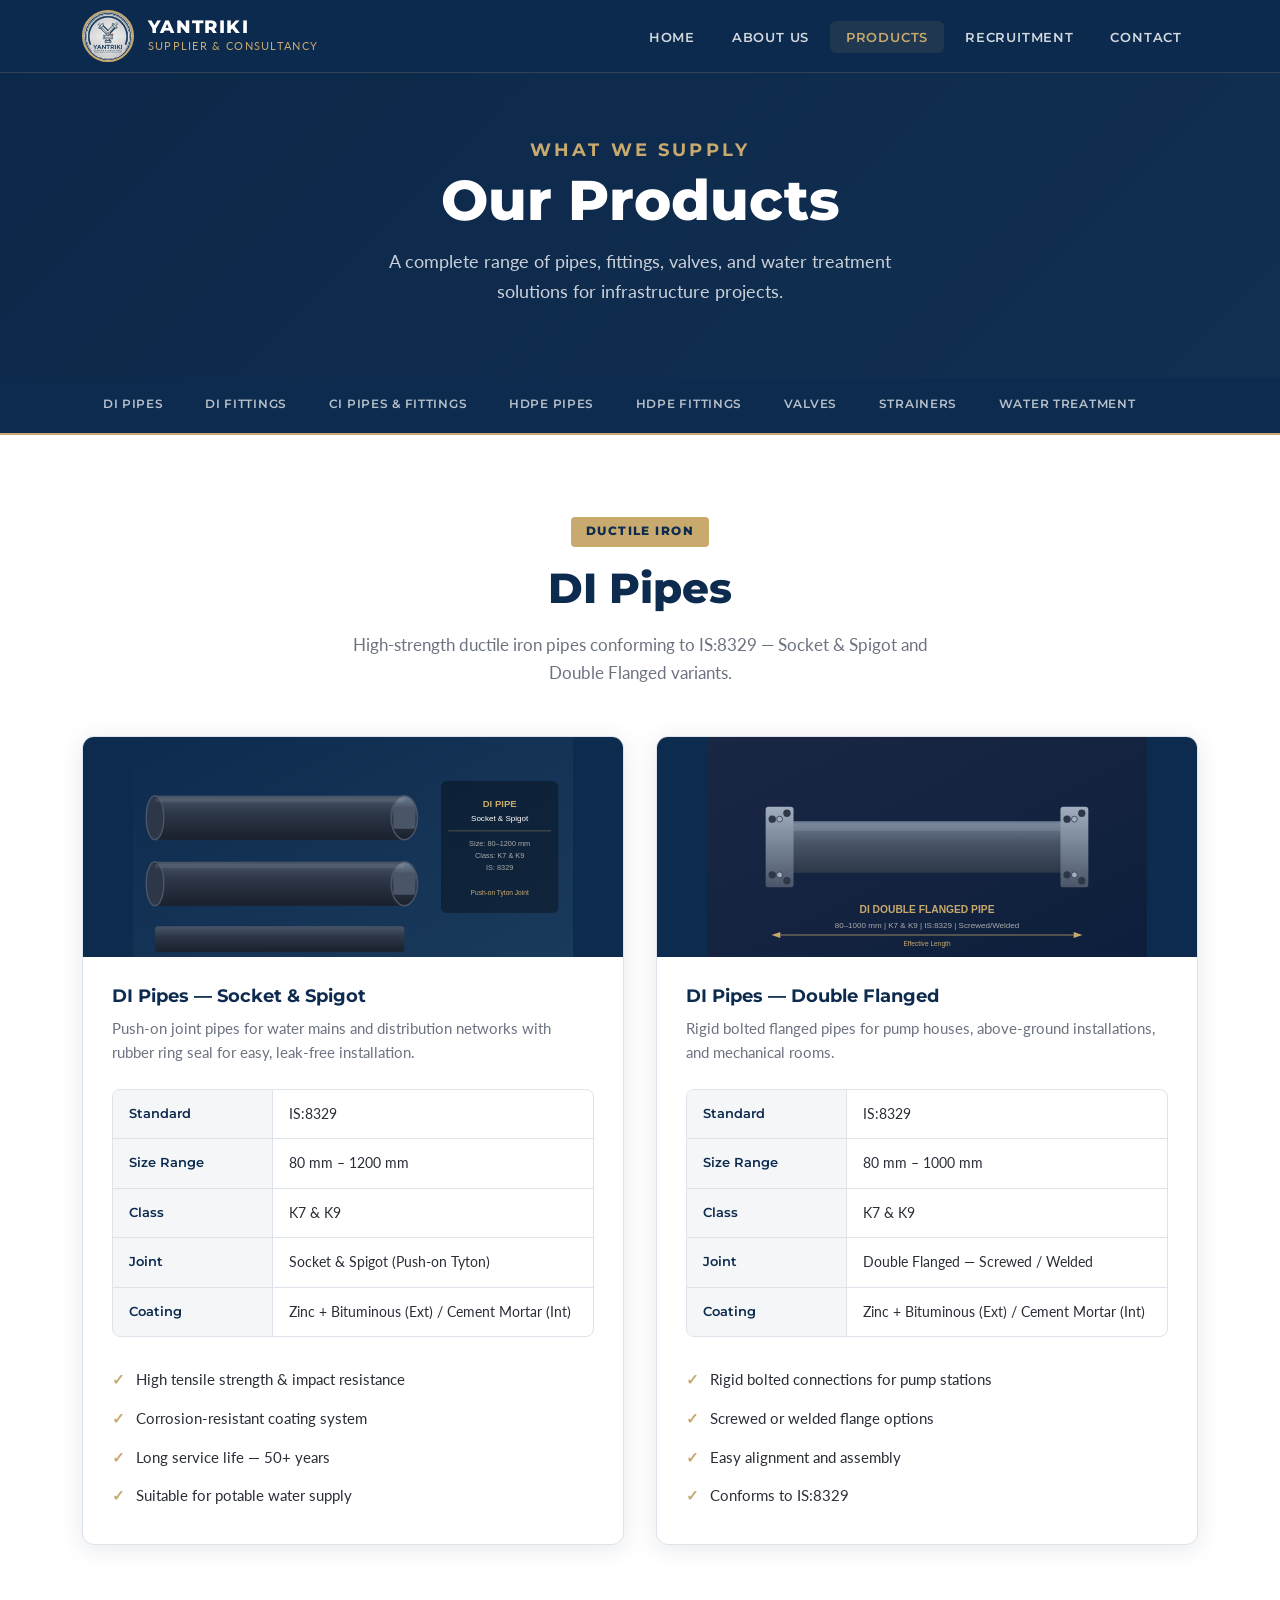
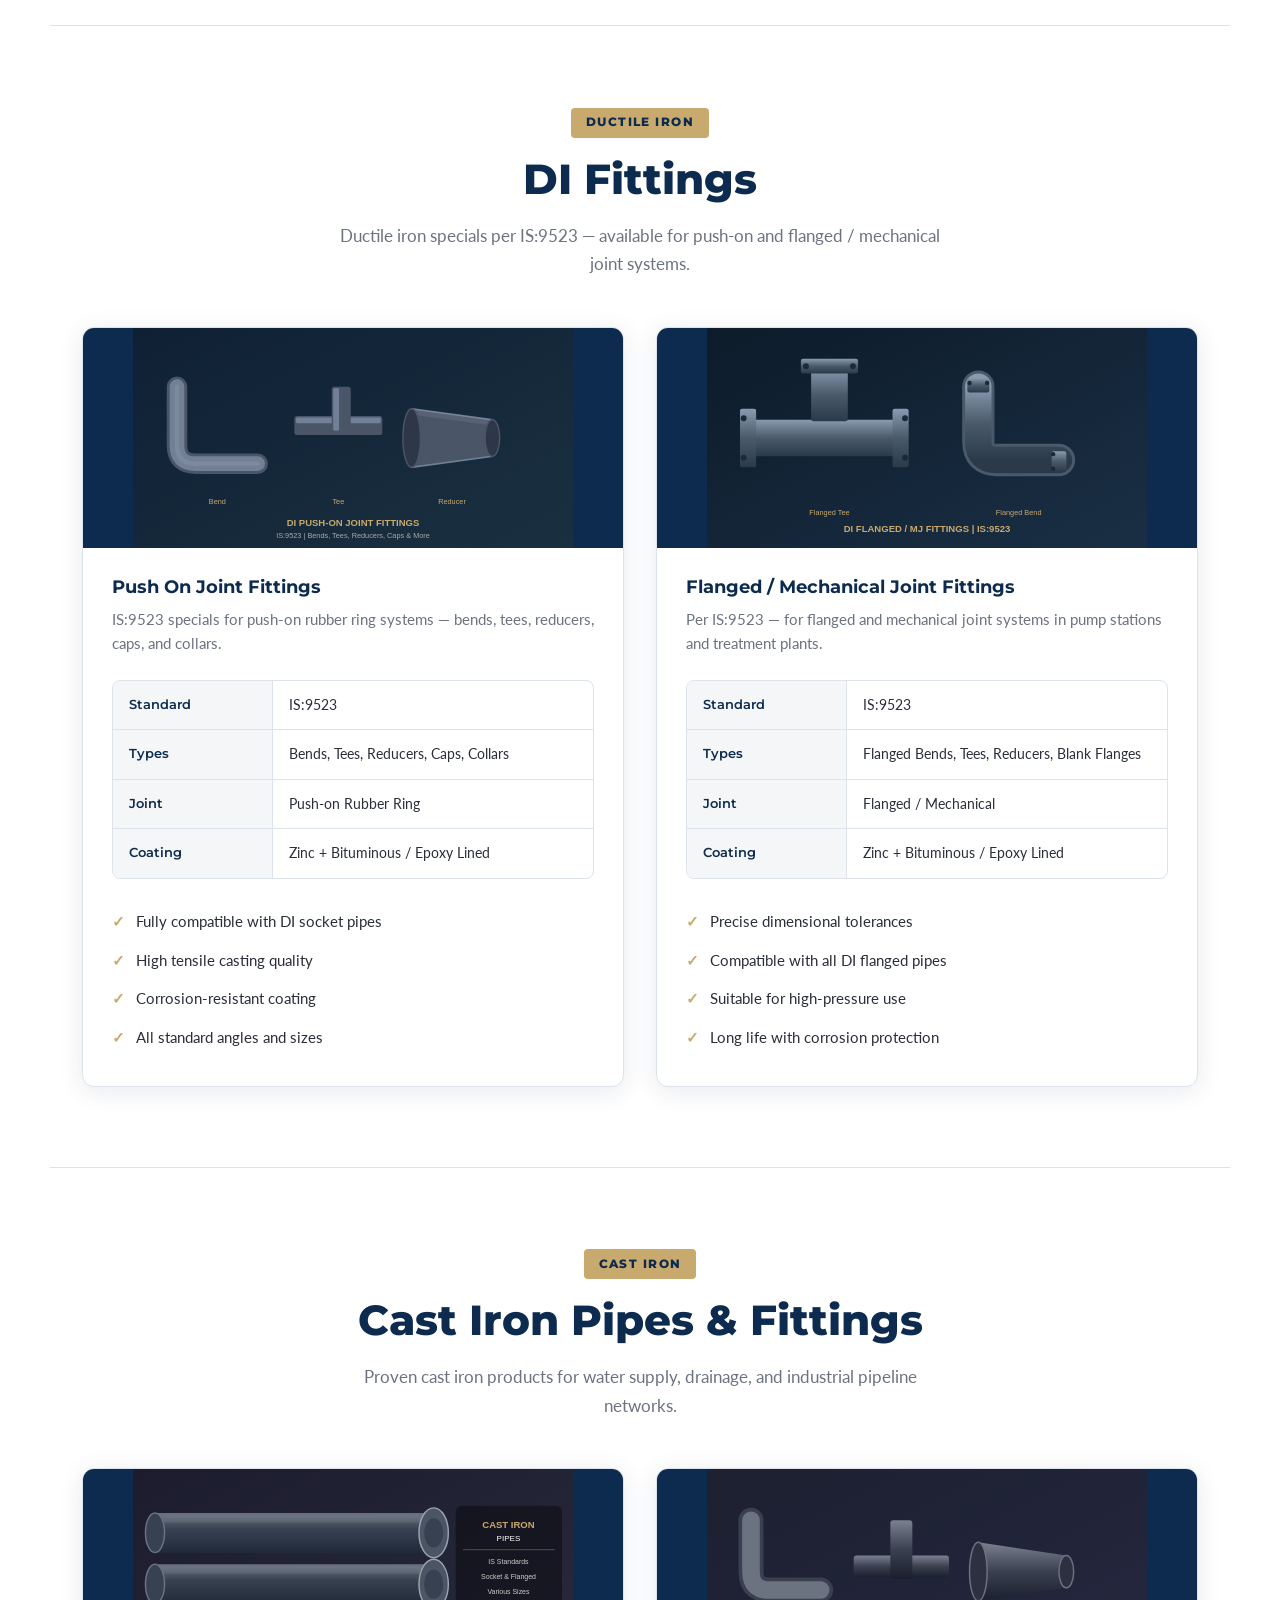
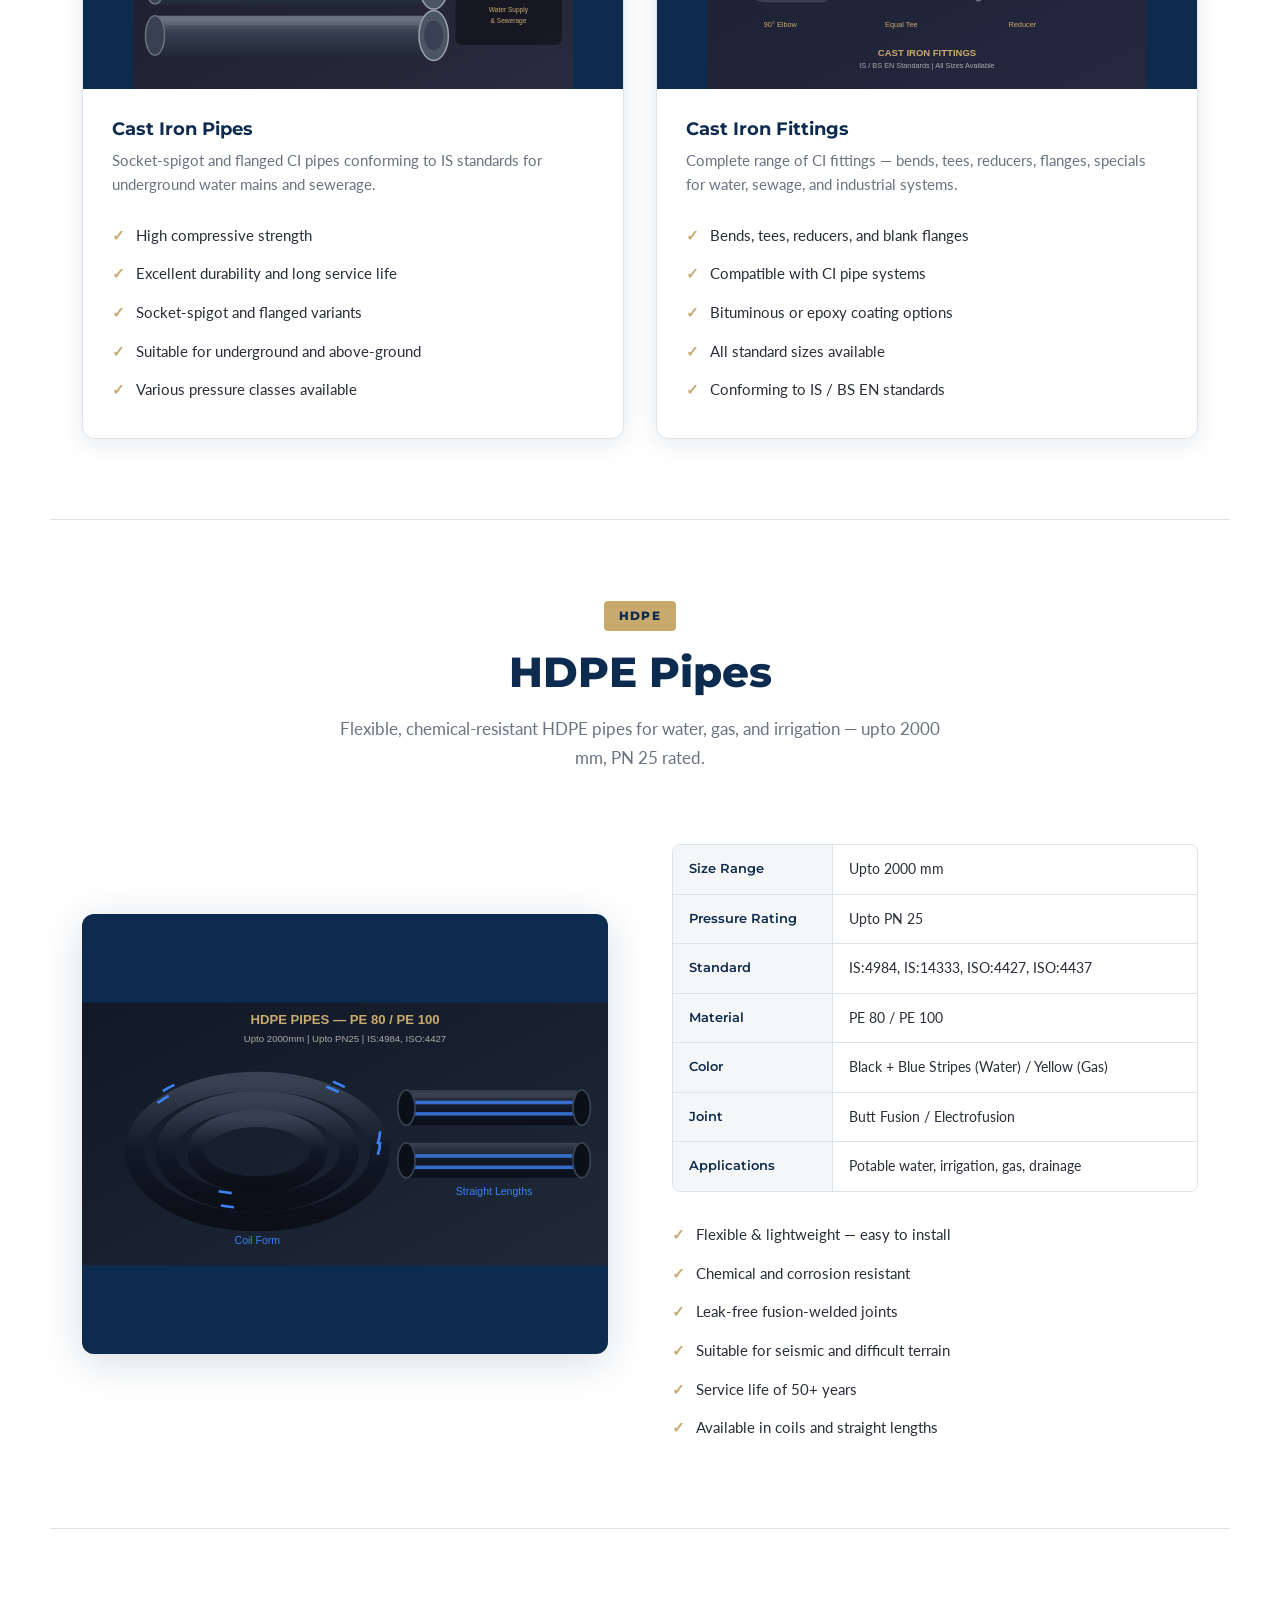
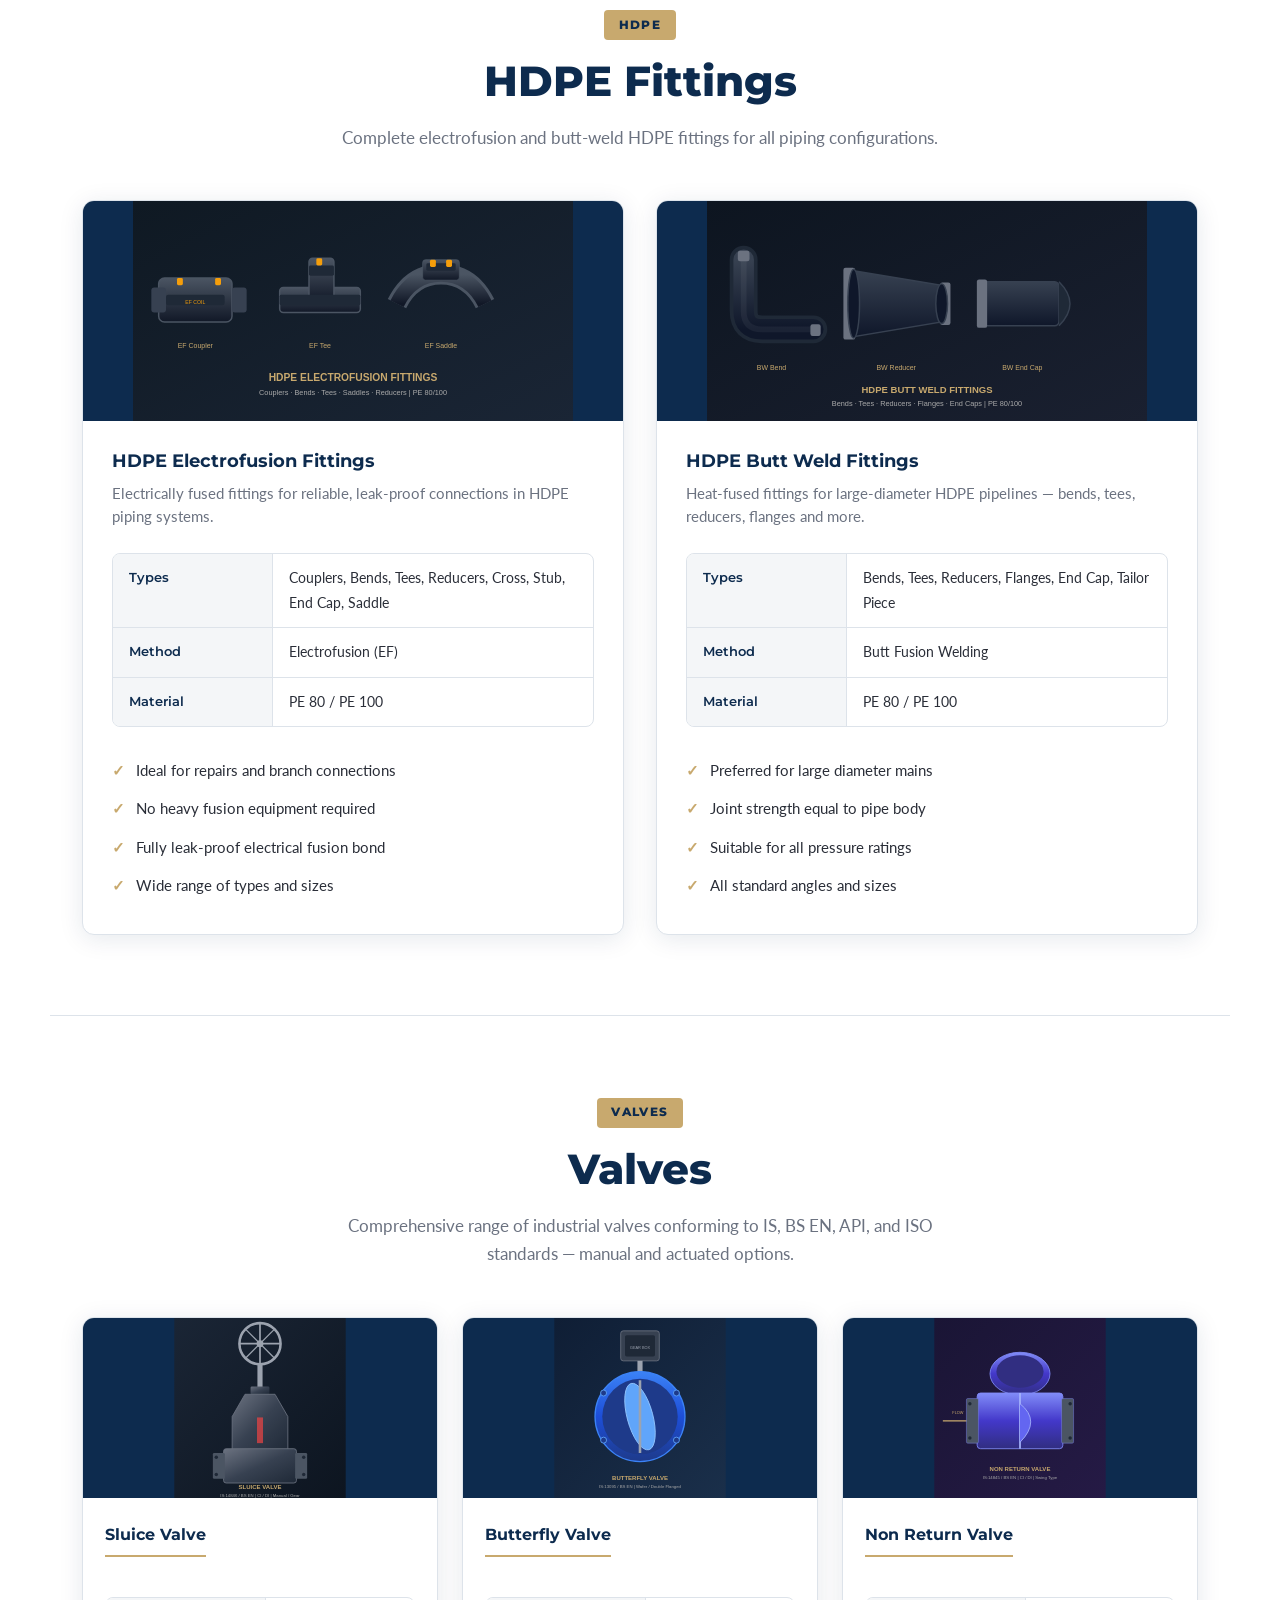
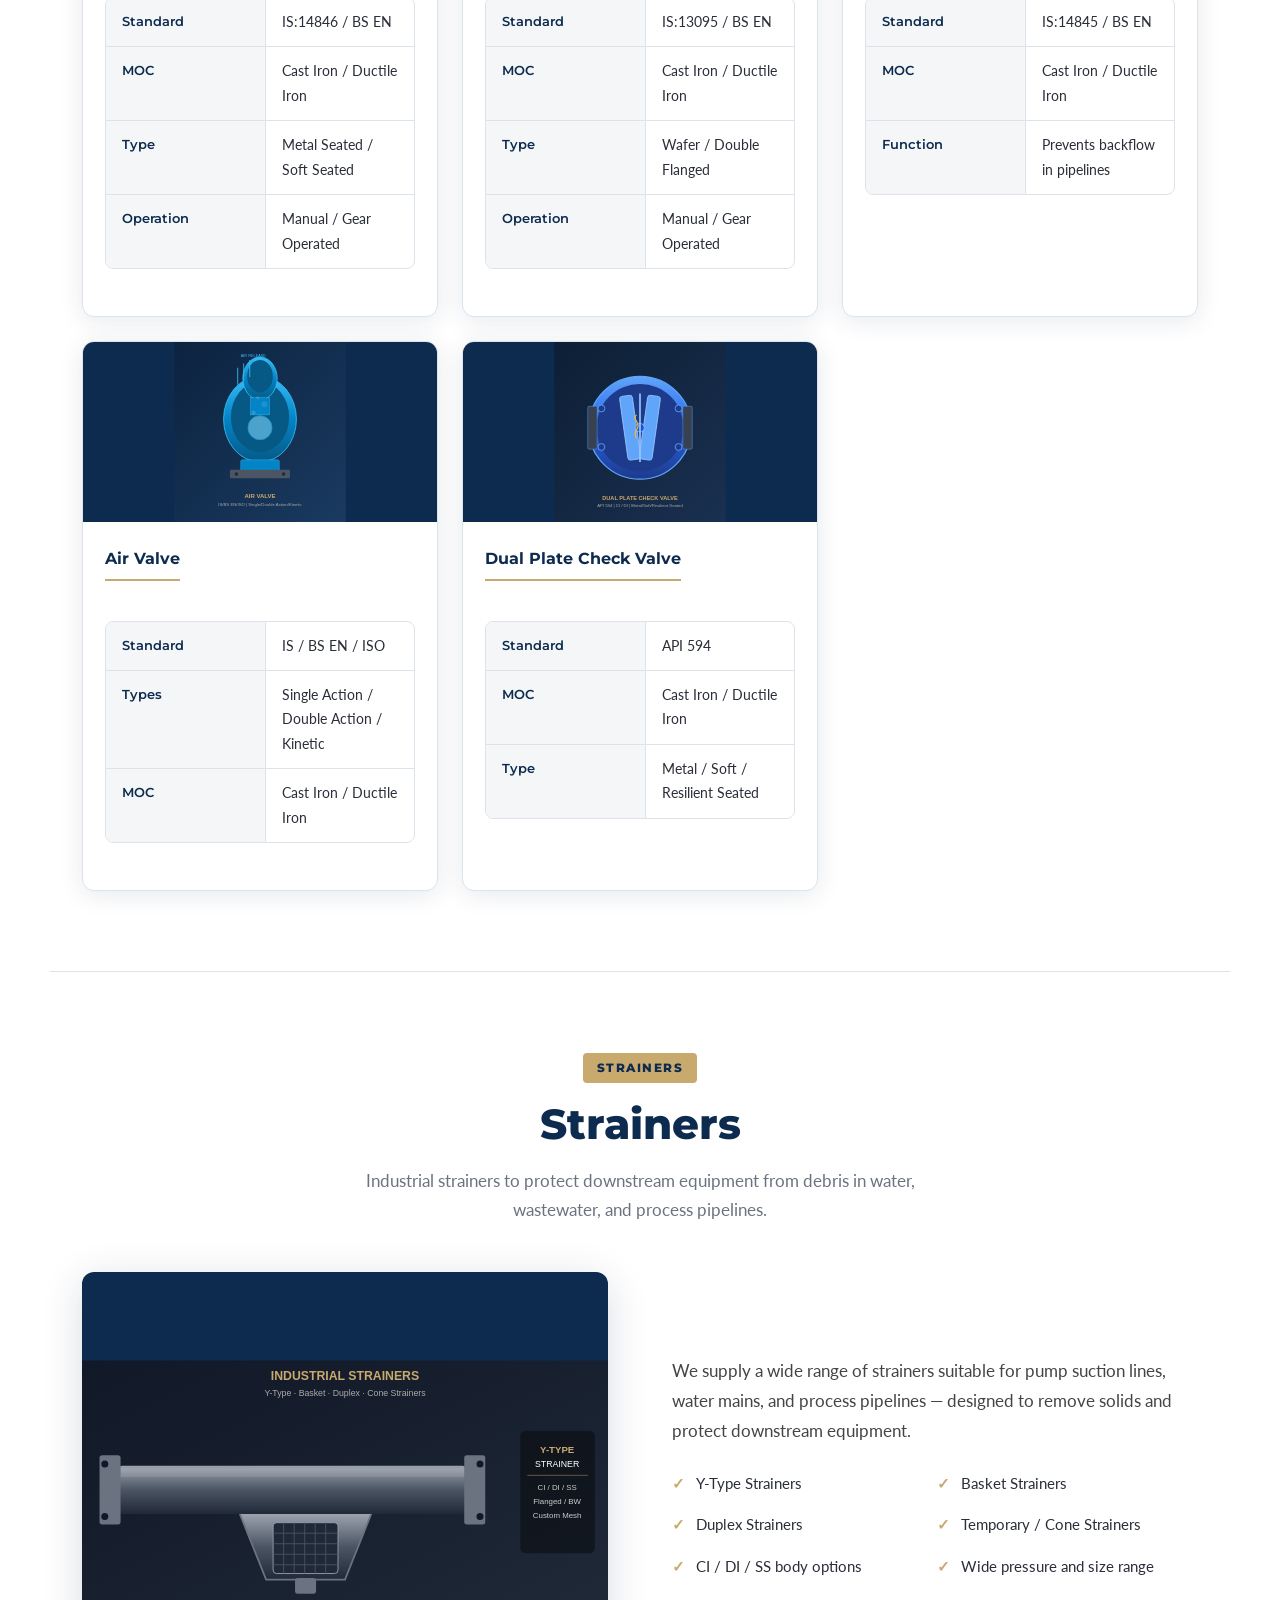
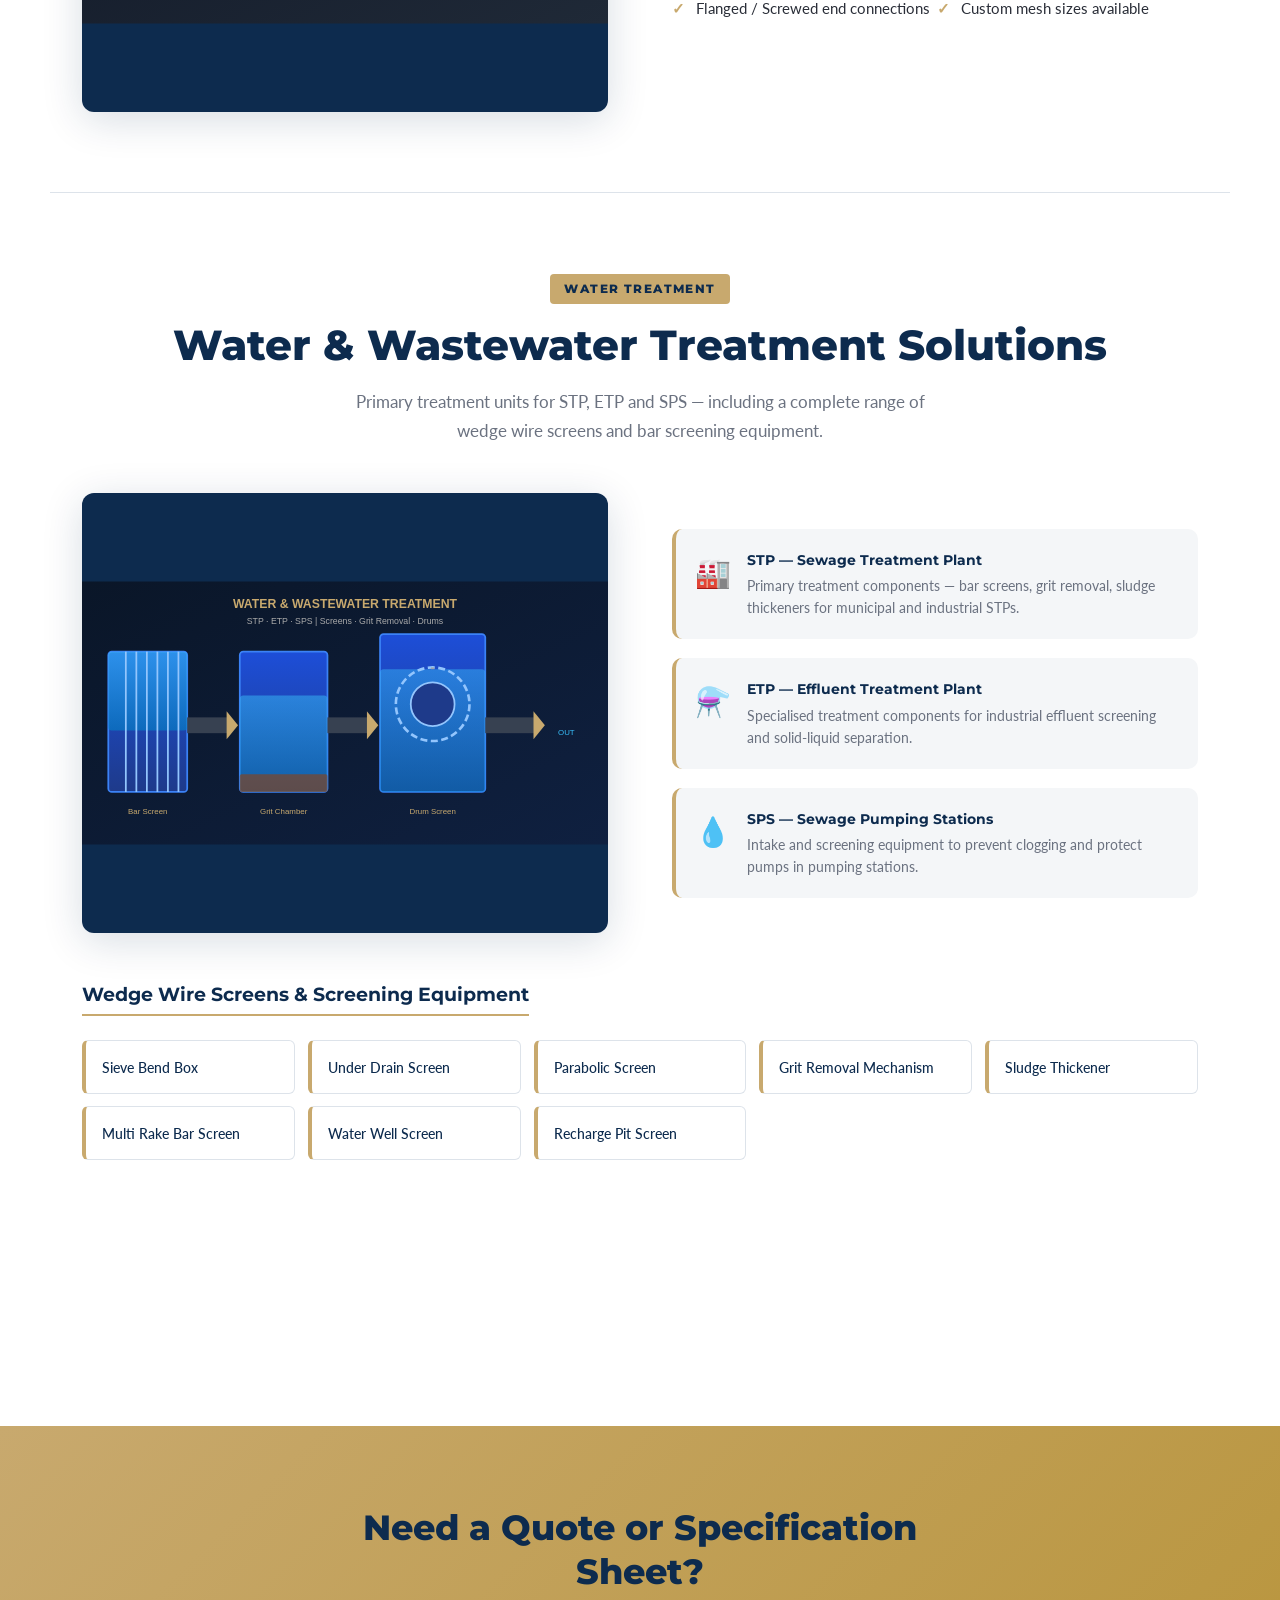
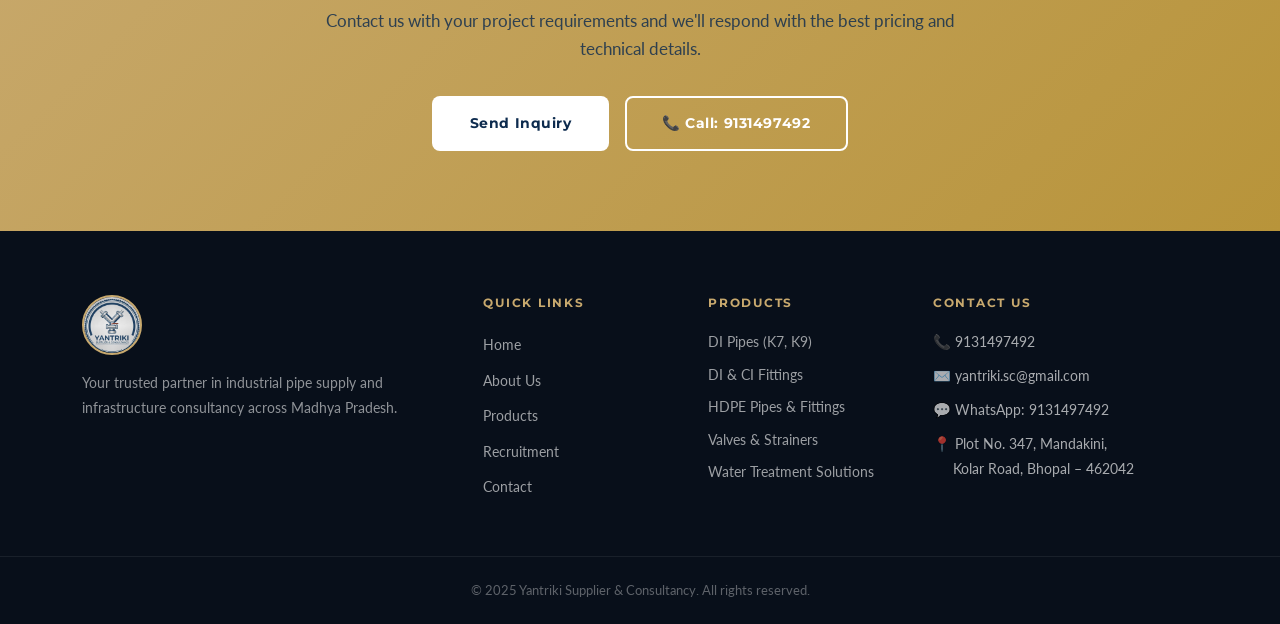
<file: products.html>
<!DOCTYPE html>
<html lang="en">
<head>
<meta charset="UTF-8">
<meta name="viewport" content="width=device-width, initial-scale=1.0">
<link rel="canonical" href="https://yantrikisc.in/">
<meta name="description" content="Yantriki Supplier and Consultancy — Trusted supplier of DI Pipes, HDPE Pipes, Valves, Fittings and Water Treatment Solutions in Bhopal, Madhya Pradesh.">
<meta property="og:site_name" content="Yantriki Supplier and Consultancy">
<meta property="og:url" content="https://yantrikisc.in/">
<title>Products – Yantriki Supplier & Consultancy</title>
<link href="https://fonts.googleapis.com/css2?family=Montserrat:wght@300;400;500;600;700;800&family=Lato:wght@300;400;700&display=swap" rel="stylesheet">
<link rel="stylesheet" href="style.css">
</head>
<body>

<nav class="navbar" id="navbar">
  <div class="nav-container">
    <a href="index.html" class="nav-logo">
      <img src="./logo.jpg" alt="Yantriki Logo" class="logo-img" onerror="this.style.display='none'">
      <div class="logo-text">
        <span class="logo-main">YANTRIKI</span>
        <span class="logo-sub">Supplier & Consultancy</span>
      </div>
    </a>
    <button class="hamburger" id="hamburger" aria-label="Menu">
      <span></span><span></span><span></span>
    </button>
    <ul class="nav-links" id="navLinks">
      <li><a href="index.html" class="nav-link">Home</a></li>
      <li><a href="about.html" class="nav-link">About Us</a></li>
      <li><a href="products.html" class="nav-link active">Products</a></li>
      <li><a href="recruitment.html" class="nav-link">Recruitment</a></li>
      <li><a href="contact.html" class="nav-link">Contact</a></li>
    </ul>
  </div>
</nav>

<section class="page-hero">
  <div class="page-hero-overlay"></div>
  <div class="page-hero-content">
    <p class="section-eyebrow" style="color:#c8a96e;">What We Supply</p>
    <h1>Our Products</h1>
    <p>A complete range of pipes, fittings, valves, and water treatment solutions for infrastructure projects.</p>
  </div>
</section>

<section class="prod-nav-bar">
  <div class="container">
    <div class="prod-nav-links">
      <a href="#di-pipes">DI Pipes</a>
      <a href="#di-fittings">DI Fittings</a>
      <a href="#ci-pipes">CI Pipes & Fittings</a>
      <a href="#hdpe-pipes">HDPE Pipes</a>
      <a href="#hdpe-fittings">HDPE Fittings</a>
      <a href="#valves">Valves</a>
      <a href="#strainers">Strainers</a>
      <a href="#wastewater">Water Treatment</a>
    </div>
  </div>
</section>

<!-- ===== DI PIPES ===== -->
<section class="section product-detail-section" id="di-pipes">
  <div class="container">
    <div class="prod-category-header">
      <span class="product-tag">Ductile Iron</span>
      <h2 class="section-title">DI Pipes</h2>
      <p class="section-subtitle">High-strength ductile iron pipes conforming to IS:8329 — Socket & Spigot and Double Flanged variants.</p>
    </div>
    <div class="prod-variant-grid">
      <div class="prod-variant-card fade-in">
        <div class="prod-variant-img">
          <img src="di-socket-pipe.svg" alt="DI Socket Spigot Pipe">
        </div>
        <div class="prod-variant-body">
          <h3>DI Pipes — Socket & Spigot</h3>
          <p>Push-on joint pipes for water mains and distribution networks with rubber ring seal for easy, leak-free installation.</p>
          <div class="spec-table">
            <div class="spec-row"><span class="spec-key">Standard</span><span class="spec-val">IS:8329</span></div>
            <div class="spec-row"><span class="spec-key">Size Range</span><span class="spec-val">80 mm – 1200 mm</span></div>
            <div class="spec-row"><span class="spec-key">Class</span><span class="spec-val">K7 & K9</span></div>
            <div class="spec-row"><span class="spec-key">Joint</span><span class="spec-val">Socket & Spigot (Push-on Tyton)</span></div>
            <div class="spec-row"><span class="spec-key">Coating</span><span class="spec-val">Zinc + Bituminous (Ext) / Cement Mortar (Int)</span></div>
          </div>
          <ul class="feature-list">
            <li>High tensile strength & impact resistance</li>
            <li>Corrosion-resistant coating system</li>
            <li>Long service life — 50+ years</li>
            <li>Suitable for potable water supply</li>
          </ul>
        </div>
      </div>
      <div class="prod-variant-card fade-in">
        <div class="prod-variant-img">
          <img src="di-flanged-pipe.svg" alt="DI Double Flanged Pipe">
        </div>
        <div class="prod-variant-body">
          <h3>DI Pipes — Double Flanged</h3>
          <p>Rigid bolted flanged pipes for pump houses, above-ground installations, and mechanical rooms.</p>
          <div class="spec-table">
            <div class="spec-row"><span class="spec-key">Standard</span><span class="spec-val">IS:8329</span></div>
            <div class="spec-row"><span class="spec-key">Size Range</span><span class="spec-val">80 mm – 1000 mm</span></div>
            <div class="spec-row"><span class="spec-key">Class</span><span class="spec-val">K7 & K9</span></div>
            <div class="spec-row"><span class="spec-key">Joint</span><span class="spec-val">Double Flanged — Screwed / Welded</span></div>
            <div class="spec-row"><span class="spec-key">Coating</span><span class="spec-val">Zinc + Bituminous (Ext) / Cement Mortar (Int)</span></div>
          </div>
          <ul class="feature-list">
            <li>Rigid bolted connections for pump stations</li>
            <li>Screwed or welded flange options</li>
            <li>Easy alignment and assembly</li>
            <li>Conforms to IS:8329</li>
          </ul>
        </div>
      </div>
    </div>
  </div>
</section>

<div class="product-divider"></div>

<!-- ===== DI FITTINGS ===== -->
<section class="section product-detail-section" id="di-fittings">
  <div class="container">
    <div class="prod-category-header">
      <span class="product-tag">Ductile Iron</span>
      <h2 class="section-title">DI Fittings</h2>
      <p class="section-subtitle">Ductile iron specials per IS:9523 — available for push-on and flanged / mechanical joint systems.</p>
    </div>
    <div class="prod-variant-grid">
      <div class="prod-variant-card fade-in">
        <div class="prod-variant-img">
          <img src="di-push-fittings.svg" alt="DI Push On Fittings">
        </div>
        <div class="prod-variant-body">
          <h3>Push On Joint Fittings</h3>
          <p>IS:9523 specials for push-on rubber ring systems — bends, tees, reducers, caps, and collars.</p>
          <div class="spec-table">
            <div class="spec-row"><span class="spec-key">Standard</span><span class="spec-val">IS:9523</span></div>
            <div class="spec-row"><span class="spec-key">Types</span><span class="spec-val">Bends, Tees, Reducers, Caps, Collars</span></div>
            <div class="spec-row"><span class="spec-key">Joint</span><span class="spec-val">Push-on Rubber Ring</span></div>
            <div class="spec-row"><span class="spec-key">Coating</span><span class="spec-val">Zinc + Bituminous / Epoxy Lined</span></div>
          </div>
          <ul class="feature-list">
            <li>Fully compatible with DI socket pipes</li>
            <li>High tensile casting quality</li>
            <li>Corrosion-resistant coating</li>
            <li>All standard angles and sizes</li>
          </ul>
        </div>
      </div>
      <div class="prod-variant-card fade-in">
        <div class="prod-variant-img">
          <img src="di-flanged-fittings.svg" alt="DI Flanged Fittings">
        </div>
        <div class="prod-variant-body">
          <h3>Flanged / Mechanical Joint Fittings</h3>
          <p>Per IS:9523 — for flanged and mechanical joint systems in pump stations and treatment plants.</p>
          <div class="spec-table">
            <div class="spec-row"><span class="spec-key">Standard</span><span class="spec-val">IS:9523</span></div>
            <div class="spec-row"><span class="spec-key">Types</span><span class="spec-val">Flanged Bends, Tees, Reducers, Blank Flanges</span></div>
            <div class="spec-row"><span class="spec-key">Joint</span><span class="spec-val">Flanged / Mechanical</span></div>
            <div class="spec-row"><span class="spec-key">Coating</span><span class="spec-val">Zinc + Bituminous / Epoxy Lined</span></div>
          </div>
          <ul class="feature-list">
            <li>Precise dimensional tolerances</li>
            <li>Compatible with all DI flanged pipes</li>
            <li>Suitable for high-pressure use</li>
            <li>Long life with corrosion protection</li>
          </ul>
        </div>
      </div>
    </div>
  </div>
</section>

<div class="product-divider"></div>

<!-- ===== CI PIPES ===== -->
<section class="section product-detail-section" id="ci-pipes">
  <div class="container">
    <div class="prod-category-header">
      <span class="product-tag">Cast Iron</span>
      <h2 class="section-title">Cast Iron Pipes & Fittings</h2>
      <p class="section-subtitle">Proven cast iron products for water supply, drainage, and industrial pipeline networks.</p>
    </div>
    <div class="prod-variant-grid">
      <div class="prod-variant-card fade-in">
        <div class="prod-variant-img">
          <img src="ci-pipes.svg" alt="Cast Iron Pipes">
        </div>
        <div class="prod-variant-body">
          <h3>Cast Iron Pipes</h3>
          <p>Socket-spigot and flanged CI pipes conforming to IS standards for underground water mains and sewerage.</p>
          <ul class="feature-list">
            <li>High compressive strength</li>
            <li>Excellent durability and long service life</li>
            <li>Socket-spigot and flanged variants</li>
            <li>Suitable for underground and above-ground</li>
            <li>Various pressure classes available</li>
          </ul>
        </div>
      </div>
      <div class="prod-variant-card fade-in">
        <div class="prod-variant-img">
          <img src="ci-fittings.svg" alt="Cast Iron Fittings">
        </div>
        <div class="prod-variant-body">
          <h3>Cast Iron Fittings</h3>
          <p>Complete range of CI fittings — bends, tees, reducers, flanges, specials for water, sewage, and industrial systems.</p>
          <ul class="feature-list">
            <li>Bends, tees, reducers, and blank flanges</li>
            <li>Compatible with CI pipe systems</li>
            <li>Bituminous or epoxy coating options</li>
            <li>All standard sizes available</li>
            <li>Conforming to IS / BS EN standards</li>
          </ul>
        </div>
      </div>
    </div>
  </div>
</section>

<div class="product-divider"></div>

<!-- ===== HDPE PIPES ===== -->
<section class="section product-detail-section" id="hdpe-pipes">
  <div class="container">
    <div class="prod-category-header">
      <span class="product-tag">HDPE</span>
      <h2 class="section-title">HDPE Pipes</h2>
      <p class="section-subtitle">Flexible, chemical-resistant HDPE pipes for water, gas, and irrigation — upto 2000 mm, PN 25 rated.</p>
    </div>
    <div class="two-col fade-in">
      <div class="product-detail-img">
        <img src="hdpe-pipes.svg" alt="HDPE Pipes">
      </div>
      <div class="product-detail-text">
        <div class="spec-table">
          <div class="spec-row"><span class="spec-key">Size Range</span><span class="spec-val">Upto 2000 mm</span></div>
          <div class="spec-row"><span class="spec-key">Pressure Rating</span><span class="spec-val">Upto PN 25</span></div>
          <div class="spec-row"><span class="spec-key">Standard</span><span class="spec-val">IS:4984, IS:14333, ISO:4427, ISO:4437</span></div>
          <div class="spec-row"><span class="spec-key">Material</span><span class="spec-val">PE 80 / PE 100</span></div>
          <div class="spec-row"><span class="spec-key">Color</span><span class="spec-val">Black + Blue Stripes (Water) / Yellow (Gas)</span></div>
          <div class="spec-row"><span class="spec-key">Joint</span><span class="spec-val">Butt Fusion / Electrofusion</span></div>
          <div class="spec-row"><span class="spec-key">Applications</span><span class="spec-val">Potable water, irrigation, gas, drainage</span></div>
        </div>
        <ul class="feature-list" style="margin-top:1.2rem">
          <li>Flexible & lightweight — easy to install</li>
          <li>Chemical and corrosion resistant</li>
          <li>Leak-free fusion-welded joints</li>
          <li>Suitable for seismic and difficult terrain</li>
          <li>Service life of 50+ years</li>
          <li>Available in coils and straight lengths</li>
        </ul>
      </div>
    </div>
  </div>
</section>

<div class="product-divider"></div>

<!-- ===== HDPE FITTINGS ===== -->
<section class="section product-detail-section" id="hdpe-fittings">
  <div class="container">
    <div class="prod-category-header">
      <span class="product-tag">HDPE</span>
      <h2 class="section-title">HDPE Fittings</h2>
      <p class="section-subtitle">Complete electrofusion and butt-weld HDPE fittings for all piping configurations.</p>
    </div>
    <div class="prod-variant-grid">
      <div class="prod-variant-card fade-in">
        <div class="prod-variant-img">
          <img src="hdpe-ef-fittings.svg" alt="HDPE Electrofusion Fittings">
        </div>
        <div class="prod-variant-body">
          <h3>HDPE Electrofusion Fittings</h3>
          <p>Electrically fused fittings for reliable, leak-proof connections in HDPE piping systems.</p>
          <div class="spec-table">
            <div class="spec-row"><span class="spec-key">Types</span><span class="spec-val">Couplers, Bends, Tees, Reducers, Cross, Stub, End Cap, Saddle</span></div>
            <div class="spec-row"><span class="spec-key">Method</span><span class="spec-val">Electrofusion (EF)</span></div>
            <div class="spec-row"><span class="spec-key">Material</span><span class="spec-val">PE 80 / PE 100</span></div>
          </div>
          <ul class="feature-list">
            <li>Ideal for repairs and branch connections</li>
            <li>No heavy fusion equipment required</li>
            <li>Fully leak-proof electrical fusion bond</li>
            <li>Wide range of types and sizes</li>
          </ul>
        </div>
      </div>
      <div class="prod-variant-card fade-in">
        <div class="prod-variant-img">
          <img src="hdpe-bw-fittings.svg" alt="HDPE Butt Weld Fittings">
        </div>
        <div class="prod-variant-body">
          <h3>HDPE Butt Weld Fittings</h3>
          <p>Heat-fused fittings for large-diameter HDPE pipelines — bends, tees, reducers, flanges and more.</p>
          <div class="spec-table">
            <div class="spec-row"><span class="spec-key">Types</span><span class="spec-val">Bends, Tees, Reducers, Flanges, End Cap, Tailor Piece</span></div>
            <div class="spec-row"><span class="spec-key">Method</span><span class="spec-val">Butt Fusion Welding</span></div>
            <div class="spec-row"><span class="spec-key">Material</span><span class="spec-val">PE 80 / PE 100</span></div>
          </div>
          <ul class="feature-list">
            <li>Preferred for large diameter mains</li>
            <li>Joint strength equal to pipe body</li>
            <li>Suitable for all pressure ratings</li>
            <li>All standard angles and sizes</li>
          </ul>
        </div>
      </div>
    </div>
  </div>
</section>

<div class="product-divider"></div>

<!-- ===== VALVES ===== -->
<section class="section product-detail-section" id="valves">
  <div class="container">
    <div class="prod-category-header">
      <span class="product-tag">Valves</span>
      <h2 class="section-title">Valves</h2>
      <p class="section-subtitle">Comprehensive range of industrial valves conforming to IS, BS EN, API, and ISO standards — manual and actuated options.</p>
    </div>
    <div class="valves-grid">

      <div class="valve-card fade-in">
        <div class="valve-img">
          <img src="sluice-valve.svg" alt="Sluice Valve">
        </div>
        <div class="valve-body">
          <h3>Sluice Valve</h3>
          <div class="spec-table">
            <div class="spec-row"><span class="spec-key">Standard</span><span class="spec-val">IS:14846 / BS EN</span></div>
            <div class="spec-row"><span class="spec-key">MOC</span><span class="spec-val">Cast Iron / Ductile Iron</span></div>
            <div class="spec-row"><span class="spec-key">Type</span><span class="spec-val">Metal Seated / Soft Seated</span></div>
            <div class="spec-row"><span class="spec-key">Operation</span><span class="spec-val">Manual / Gear Operated</span></div>
          </div>
        </div>
      </div>

      <div class="valve-card fade-in">
        <div class="valve-img">
          <img src="butterfly-valve.svg" alt="Butterfly Valve">
        </div>
        <div class="valve-body">
          <h3>Butterfly Valve</h3>
          <div class="spec-table">
            <div class="spec-row"><span class="spec-key">Standard</span><span class="spec-val">IS:13095 / BS EN</span></div>
            <div class="spec-row"><span class="spec-key">MOC</span><span class="spec-val">Cast Iron / Ductile Iron</span></div>
            <div class="spec-row"><span class="spec-key">Type</span><span class="spec-val">Wafer / Double Flanged</span></div>
            <div class="spec-row"><span class="spec-key">Operation</span><span class="spec-val">Manual / Gear Operated</span></div>
          </div>
        </div>
      </div>

      <div class="valve-card fade-in">
        <div class="valve-img">
          <img src="non-return-valve.svg" alt="Non Return Valve">
        </div>
        <div class="valve-body">
          <h3>Non Return Valve</h3>
          <div class="spec-table">
            <div class="spec-row"><span class="spec-key">Standard</span><span class="spec-val">IS:14845 / BS EN</span></div>
            <div class="spec-row"><span class="spec-key">MOC</span><span class="spec-val">Cast Iron / Ductile Iron</span></div>
            <div class="spec-row"><span class="spec-key">Function</span><span class="spec-val">Prevents backflow in pipelines</span></div>
          </div>
        </div>
      </div>

      <div class="valve-card fade-in">
        <div class="valve-img">
          <img src="air-valve.svg" alt="Air Valve">
        </div>
        <div class="valve-body">
          <h3>Air Valve</h3>
          <div class="spec-table">
            <div class="spec-row"><span class="spec-key">Standard</span><span class="spec-val">IS / BS EN / ISO</span></div>
            <div class="spec-row"><span class="spec-key">Types</span><span class="spec-val">Single Action / Double Action / Kinetic</span></div>
            <div class="spec-row"><span class="spec-key">MOC</span><span class="spec-val">Cast Iron / Ductile Iron</span></div>
          </div>
        </div>
      </div>

      <div class="valve-card fade-in">
        <div class="valve-img">
          <img src="dual-plate-valve.svg" alt="Dual Plate Check Valve">
        </div>
        <div class="valve-body">
          <h3>Dual Plate Check Valve</h3>
          <div class="spec-table">
            <div class="spec-row"><span class="spec-key">Standard</span><span class="spec-val">API 594</span></div>
            <div class="spec-row"><span class="spec-key">MOC</span><span class="spec-val">Cast Iron / Ductile Iron</span></div>
            <div class="spec-row"><span class="spec-key">Type</span><span class="spec-val">Metal / Soft / Resilient Seated</span></div>
          </div>
        </div>
      </div>

    </div>
  </div>
</section>

<div class="product-divider"></div>

<!-- ===== STRAINERS ===== -->
<section class="section product-detail-section" id="strainers">
  <div class="container">
    <div class="prod-category-header">
      <span class="product-tag">Strainers</span>
      <h2 class="section-title">Strainers</h2>
      <p class="section-subtitle">Industrial strainers to protect downstream equipment from debris in water, wastewater, and process pipelines.</p>
    </div>
    <div class="two-col fade-in">
      <div class="product-detail-img">
        <img src="strainer.svg" alt="Industrial Strainer">
      </div>
      <div class="product-detail-text">
        <p class="body-text">We supply a wide range of strainers suitable for pump suction lines, water mains, and process pipelines — designed to remove solids and protect downstream equipment.</p>
        <ul class="feature-list two-col-list">
          <li>Y-Type Strainers</li>
          <li>Basket Strainers</li>
          <li>Duplex Strainers</li>
          <li>Temporary / Cone Strainers</li>
          <li>CI / DI / SS body options</li>
          <li>Wide pressure and size range</li>
          <li>Flanged / Screwed end connections</li>
          <li>Custom mesh sizes available</li>
        </ul>
      </div>
    </div>
  </div>
</section>

<div class="product-divider"></div>

<!-- ===== WATER & WASTEWATER ===== -->
<section class="section product-detail-section" id="wastewater">
  <div class="container">
    <div class="prod-category-header">
      <span class="product-tag">Water Treatment</span>
      <h2 class="section-title">Water & Wastewater Treatment Solutions</h2>
      <p class="section-subtitle">Primary treatment units for STP, ETP and SPS — including a complete range of wedge wire screens and bar screening equipment.</p>
    </div>
    <div class="two-col fade-in" style="margin-bottom:3rem">
      <div class="product-detail-img">
        <img src="water-treatment.svg" alt="Water Treatment">
      </div>
      <div class="product-detail-text">
        <div class="ww-grid-inline">
          <div class="ww-card-sm">
            <div class="ww-icon">🏭</div>
            <div><strong>STP — Sewage Treatment Plant</strong><p>Primary treatment components — bar screens, grit removal, sludge thickeners for municipal and industrial STPs.</p></div>
          </div>
          <div class="ww-card-sm">
            <div class="ww-icon">⚗️</div>
            <div><strong>ETP — Effluent Treatment Plant</strong><p>Specialised treatment components for industrial effluent screening and solid-liquid separation.</p></div>
          </div>
          <div class="ww-card-sm">
            <div class="ww-icon">💧</div>
            <div><strong>SPS — Sewage Pumping Stations</strong><p>Intake and screening equipment to prevent clogging and protect pumps in pumping stations.</p></div>
          </div>
        </div>
      </div>
    </div>
    <h3 class="sub-section-heading">Wedge Wire Screens & Screening Equipment</h3>
    <div class="screen-grid">
      <div class="screen-item fade-in"><span>Sieve Bend Box</span></div>
      <div class="screen-item fade-in"><span>Under Drain Screen</span></div>
      <div class="screen-item fade-in"><span>Parabolic Screen</span></div>
      <div class="screen-item fade-in"><span>Grit Removal Mechanism</span></div>
      <div class="screen-item fade-in"><span>Sludge Thickener</span></div>
      <div class="screen-item fade-in"><span>Multi Rake Bar Screen</span></div>
      <div class="screen-item fade-in"><span>Water Well Screen</span></div>
      <div class="screen-item fade-in"><span>Recharge Pit Screen</span></div>
      <div class="screen-item fade-in"><span>Step Type Screen</span></div>
      <div class="screen-item fade-in"><span>Intake Screen</span></div>
      <div class="screen-item fade-in"><span>Rubber Packer Screen</span></div>
      <div class="screen-item fade-in"><span>Belt Conveyor</span></div>
      <div class="screen-item fade-in"><span>Rotary Drum Type Screen</span></div>
      <div class="screen-item fade-in"><span>Submerged Drum Screen with Screw Conveyor</span></div>
      <div class="screen-item fade-in"><span>Screw Conveyor</span></div>
      <div class="screen-item fade-in"><span>Trash Rack Type Screen</span></div>
      <div class="screen-item fade-in"><span>Lifting Type Screen</span></div>
      <div class="screen-item fade-in"><span>Manual Fixed Type Bar Screen</span></div>
      <div class="screen-item fade-in"><span>Flat Screen & Sieve Bend</span></div>
      <div class="screen-item fade-in"><span>Reverse Screen / Reverse Screen Basket</span></div>
    </div>
  </div>
</section>

<section class="cta-banner">
  <div class="container">
    <h2>Need a Quote or Specification Sheet?</h2>
    <p>Contact us with your project requirements and we'll respond with the best pricing and technical details.</p>
    <div class="cta-btns">
      <a href="contact.html" class="btn btn-white">Send Inquiry</a>
      <a href="tel:9131497492" class="btn btn-outline-white">📞 Call: 9131497492</a>
    </div>
  </div>
</section>

<footer class="footer">
  <div class="footer-container">
    <div class="footer-brand">
      <img src="./logo.jpg" alt="Yantriki Logo" class="footer-logo" onerror="this.style.display='none'">
      <p>Your trusted partner in industrial pipe supply and infrastructure consultancy across Madhya Pradesh.</p>
    </div>
    <div class="footer-links">
      <h4>Quick Links</h4>
      <ul>
        <li><a href="index.html">Home</a></li>
        <li><a href="about.html">About Us</a></li>
        <li><a href="products.html">Products</a></li>
        <li><a href="recruitment.html">Recruitment</a></li>
        <li><a href="contact.html">Contact</a></li>
      </ul>
    </div>
    <div class="footer-products">
      <h4>Products</h4>
      <ul>
        <li>DI Pipes (K7, K9)</li>
        <li>DI & CI Fittings</li>
        <li>HDPE Pipes & Fittings</li>
        <li>Valves & Strainers</li>
        <li>Water Treatment Solutions</li>
      </ul>
    </div>
    <div class="footer-contact">
      <h4>Contact Us</h4>
      <p>📞 <a href="tel:9131497492">9131497492</a></p>
      <p>✉️ <a href="mailto:yantriki.sc@gmail.com">yantriki.sc@gmail.com</a></p>
      <p>💬 <a href="https://wa.me/919131497492">WhatsApp: 9131497492</a></p>
      <p>📍 Plot No. 347, Mandakini,<br>&nbsp;&nbsp;&nbsp;&nbsp;&nbsp;Kolar Road, Bhopal – 462042</p>
    </div>
  </div>
  <div class="footer-bottom">
    <p>© 2025 Yantriki Supplier & Consultancy. All rights reserved.</p>
  </div>
</footer>
<script src="logo-inject.js"></script>
<script src="main.js"></script>
</body>
</html>
</file>
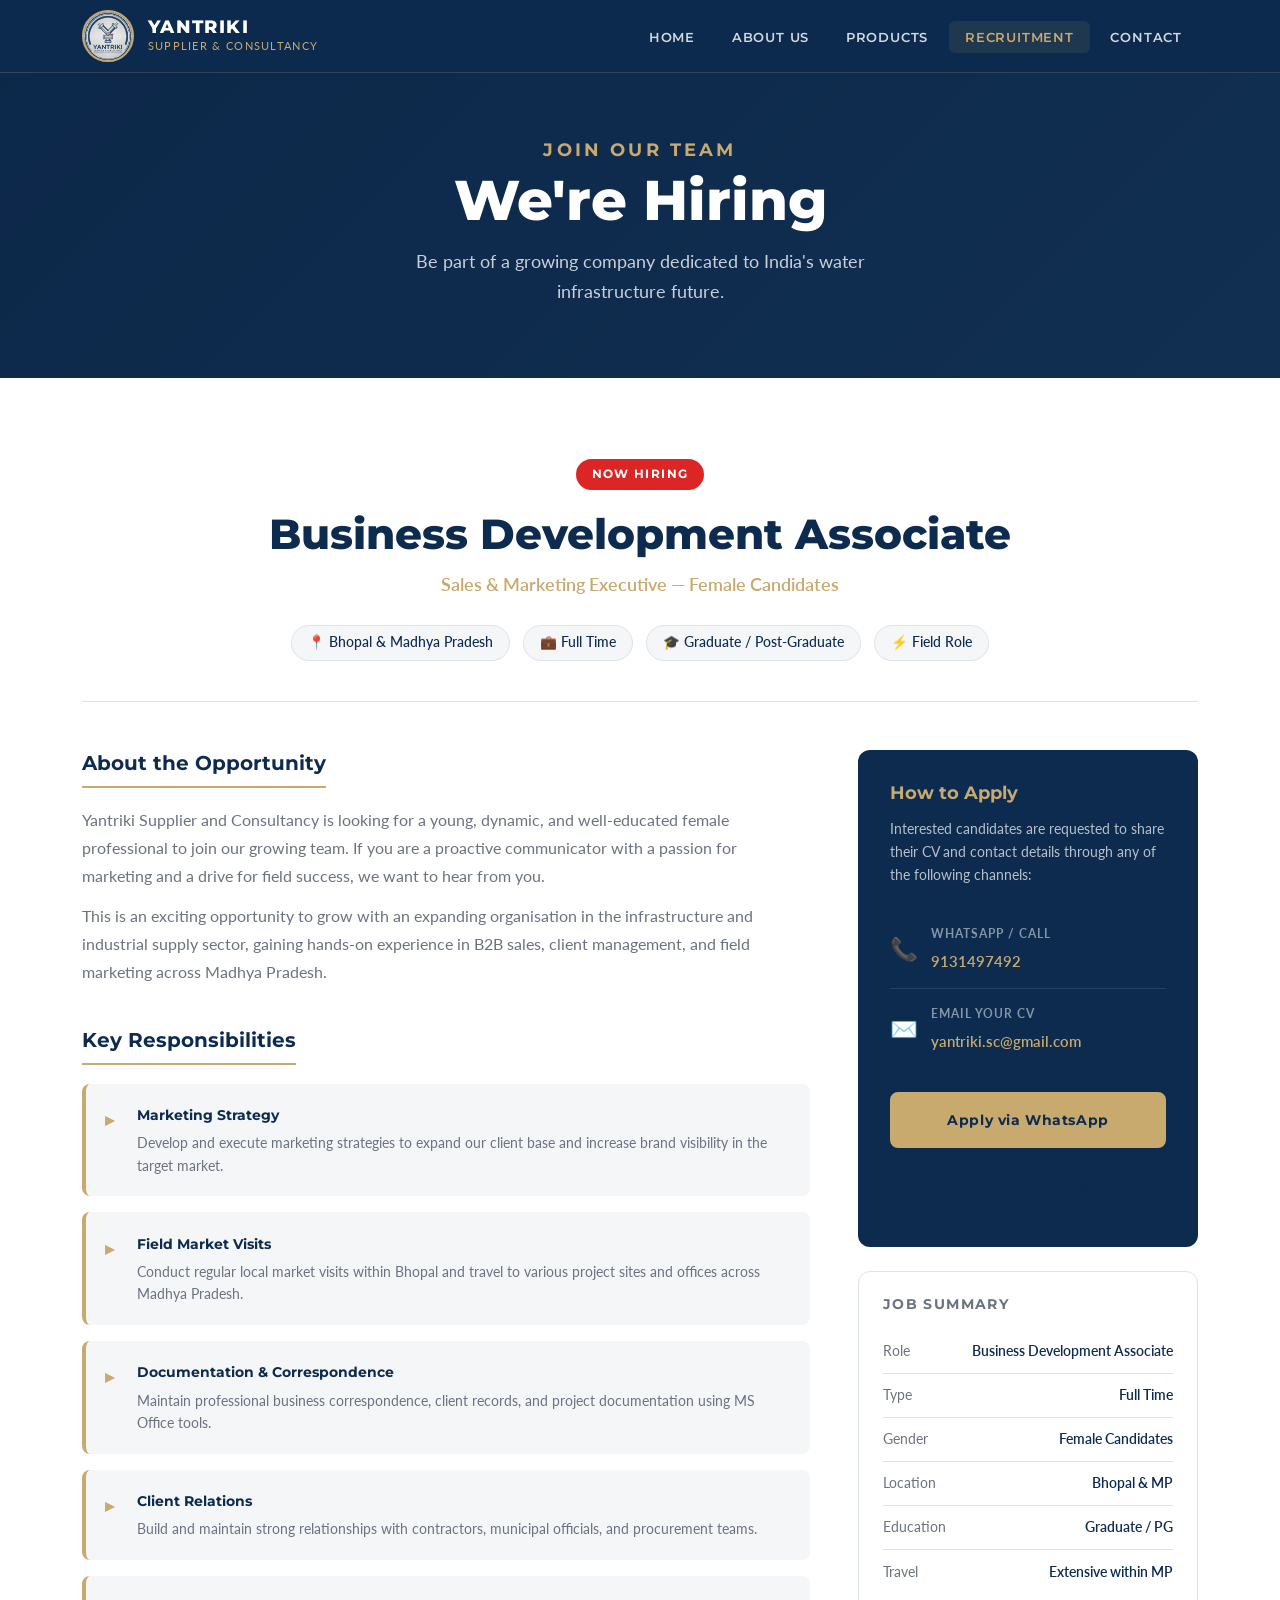
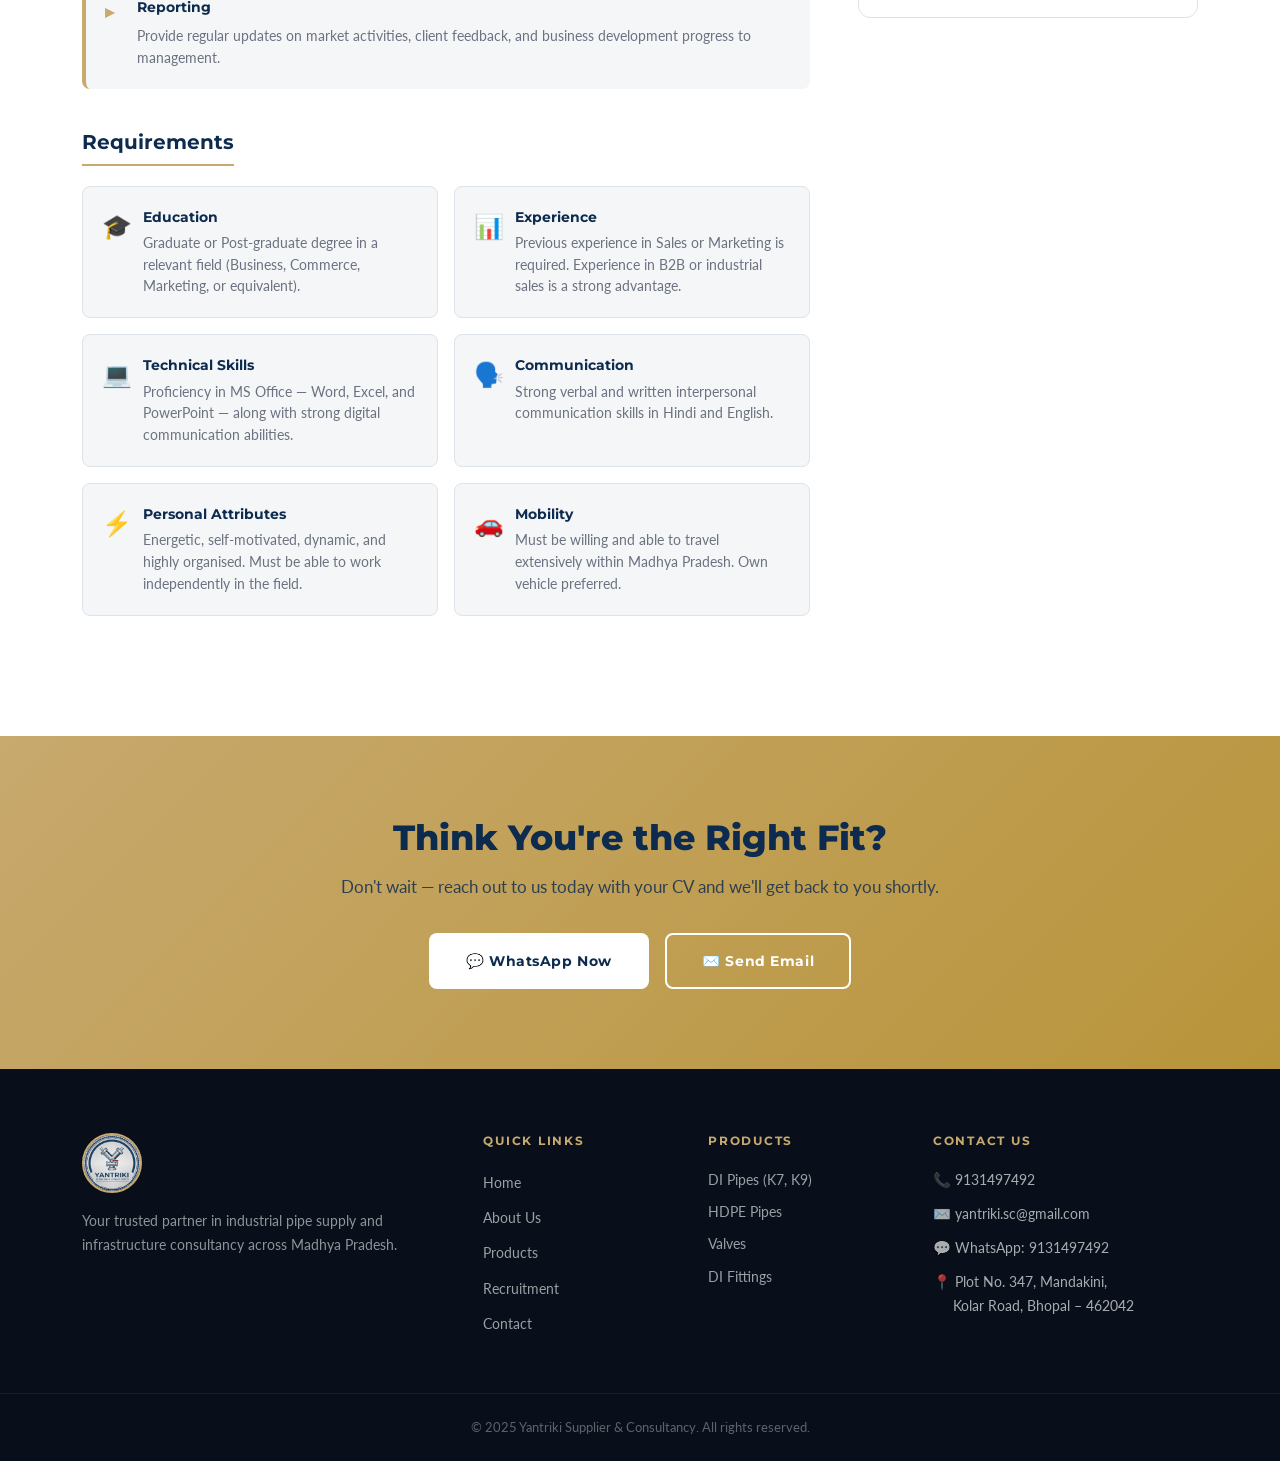
<file: recruitment.html>
<!DOCTYPE html>
<html lang="en">
<head>
<meta charset="UTF-8">
<meta name="viewport" content="width=device-width, initial-scale=1.0">
<link rel="canonical" href="https://yantrikisc.in/">
<meta name="description" content="Yantriki Supplier and Consultancy — Trusted supplier of DI Pipes, HDPE Pipes, Valves, Fittings and Water Treatment Solutions in Bhopal, Madhya Pradesh.">
<meta property="og:site_name" content="Yantriki Supplier and Consultancy">
<meta property="og:url" content="https://yantrikisc.in/">
<title>Recruitment – Yantriki Supplier & Consultancy</title>
<link href="https://fonts.googleapis.com/css2?family=Montserrat:wght@300;400;500;600;700;800&family=Lato:wght@300;400;700&display=swap" rel="stylesheet">
<link rel="stylesheet" href="style.css">
</head>
<body>

<nav class="navbar" id="navbar">
  <div class="nav-container">
    <a href="index.html" class="nav-logo">
      <img src="./logo.jpg" alt="Yantriki Logo" class="logo-img" onerror="this.style.display='none'">
      <div class="logo-text">
        <span class="logo-main">YANTRIKI</span>
        <span class="logo-sub">Supplier & Consultancy</span>
      </div>
    </a>
    <button class="hamburger" id="hamburger" aria-label="Menu">
      <span></span><span></span><span></span>
    </button>
    <ul class="nav-links" id="navLinks">
      <li><a href="index.html" class="nav-link">Home</a></li>
      <li><a href="about.html" class="nav-link">About Us</a></li>
      <li><a href="products.html" class="nav-link">Products</a></li>
      <li><a href="recruitment.html" class="nav-link active">Recruitment</a></li>
      <li><a href="contact.html" class="nav-link">Contact</a></li>
    </ul>
  </div>
</nav>

<section class="page-hero">
  <div class="page-hero-overlay"></div>
  <div class="page-hero-content">
    <p class="section-eyebrow" style="color:#c8a96e;">Join Our Team</p>
    <h1>We're Hiring</h1>
    <p>Be part of a growing company dedicated to India's water infrastructure future.</p>
  </div>
</section>

<!-- JOB OPENING -->
<section class="section">
  <div class="container">
    <div class="job-header fade-in">
      <div class="job-badge">Now Hiring</div>
      <h2 class="job-title">Business Development Associate</h2>
      <p class="job-subtitle">Sales & Marketing Executive — Female Candidates</p>
      <div class="job-meta">
        <span class="job-meta-item">📍 Bhopal & Madhya Pradesh</span>
        <span class="job-meta-item">💼 Full Time</span>
        <span class="job-meta-item">🎓 Graduate / Post-Graduate</span>
        <span class="job-meta-item">⚡ Field Role</span>
      </div>
    </div>

    <div class="job-content">
      <div class="job-main fade-in">

        <!-- ABOUT THE OPPORTUNITY -->
        <div class="job-section-block">
          <h3>About the Opportunity</h3>
          <p>Yantriki Supplier and Consultancy is looking for a young, dynamic, and well-educated female professional to join our growing team. If you are a proactive communicator with a passion for marketing and a drive for field success, we want to hear from you.</p>
          <p>This is an exciting opportunity to grow with an expanding organisation in the infrastructure and industrial supply sector, gaining hands-on experience in B2B sales, client management, and field marketing across Madhya Pradesh.</p>
        </div>

        <!-- KEY RESPONSIBILITIES -->
        <div class="job-section-block">
          <h3><span class="block-accent">Key Responsibilities</span></h3>
          <ul class="job-list">
            <li>
              <span class="job-list-icon">▸</span>
              <div>
                <strong>Marketing Strategy</strong>
                <p>Develop and execute marketing strategies to expand our client base and increase brand visibility in the target market.</p>
              </div>
            </li>
            <li>
              <span class="job-list-icon">▸</span>
              <div>
                <strong>Field Market Visits</strong>
                <p>Conduct regular local market visits within Bhopal and travel to various project sites and offices across Madhya Pradesh.</p>
              </div>
            </li>
            <li>
              <span class="job-list-icon">▸</span>
              <div>
                <strong>Documentation & Correspondence</strong>
                <p>Maintain professional business correspondence, client records, and project documentation using MS Office tools.</p>
              </div>
            </li>
            <li>
              <span class="job-list-icon">▸</span>
              <div>
                <strong>Client Relations</strong>
                <p>Build and maintain strong relationships with contractors, municipal officials, and procurement teams.</p>
              </div>
            </li>
            <li>
              <span class="job-list-icon">▸</span>
              <div>
                <strong>Reporting</strong>
                <p>Provide regular updates on market activities, client feedback, and business development progress to management.</p>
              </div>
            </li>
          </ul>
        </div>

        <!-- REQUIREMENTS -->
        <div class="job-section-block">
          <h3><span class="block-accent">Requirements</span></h3>
          <div class="req-grid">
            <div class="req-card">
              <div class="req-icon">🎓</div>
              <div>
                <strong>Education</strong>
                <p>Graduate or Post-graduate degree in a relevant field (Business, Commerce, Marketing, or equivalent).</p>
              </div>
            </div>
            <div class="req-card">
              <div class="req-icon">📊</div>
              <div>
                <strong>Experience</strong>
                <p>Previous experience in Sales or Marketing is required. Experience in B2B or industrial sales is a strong advantage.</p>
              </div>
            </div>
            <div class="req-card">
              <div class="req-icon">💻</div>
              <div>
                <strong>Technical Skills</strong>
                <p>Proficiency in MS Office — Word, Excel, and PowerPoint — along with strong digital communication abilities.</p>
              </div>
            </div>
            <div class="req-card">
              <div class="req-icon">🗣️</div>
              <div>
                <strong>Communication</strong>
                <p>Strong verbal and written interpersonal communication skills in Hindi and English.</p>
              </div>
            </div>
            <div class="req-card">
              <div class="req-icon">⚡</div>
              <div>
                <strong>Personal Attributes</strong>
                <p>Energetic, self-motivated, dynamic, and highly organised. Must be able to work independently in the field.</p>
              </div>
            </div>
            <div class="req-card">
              <div class="req-icon">🚗</div>
              <div>
                <strong>Mobility</strong>
                <p>Must be willing and able to travel extensively within Madhya Pradesh. Own vehicle preferred.</p>
              </div>
            </div>
          </div>
        </div>

      </div>

      <!-- HOW TO APPLY SIDEBAR -->
      <div class="job-sidebar fade-in">
        <div class="apply-card">
          <h3>How to Apply</h3>
          <p>Interested candidates are requested to share their CV and contact details through any of the following channels:</p>
          <div class="apply-option">
            <span class="apply-option-icon">📞</span>
            <div>
              <strong>WhatsApp / Call</strong>
              <a href="https://wa.me/919131497492">9131497492</a>
            </div>
          </div>
          <div class="apply-option">
            <span class="apply-option-icon">✉️</span>
            <div>
              <strong>Email Your CV</strong>
              <a href="mailto:yantriki.sc@gmail.com">yantriki.sc@gmail.com</a>
            </div>
          </div>
          <a href="https://wa.me/919131497492?text=Hello%20Yantriki%2C%20I%20am%20interested%20in%20the%20Business%20Development%20Associate%20position." class="btn btn-primary" style="width:100%;text-align:center;margin-top:1.5rem;display:block;">Apply via WhatsApp</a>
          <a href="mailto:yantriki.sc@gmail.com?subject=Application%20for%20BDA%20Position%20-%20Yantriki" class="btn btn-outline" style="width:100%;text-align:center;margin-top:0.75rem;display:block;">Apply via Email</a>
        </div>

        <div class="job-summary-card">
          <h4>Job Summary</h4>
          <div class="summary-row"><span>Role</span><span>Business Development Associate</span></div>
          <div class="summary-row"><span>Type</span><span>Full Time</span></div>
          <div class="summary-row"><span>Gender</span><span>Female Candidates</span></div>
          <div class="summary-row"><span>Location</span><span>Bhopal & MP</span></div>
          <div class="summary-row"><span>Education</span><span>Graduate / PG</span></div>
          <div class="summary-row"><span>Travel</span><span>Extensive within MP</span></div>
        </div>
      </div>
    </div>
  </div>
</section>

<section class="cta-banner">
  <div class="container">
    <h2>Think You're the Right Fit?</h2>
    <p>Don't wait — reach out to us today with your CV and we'll get back to you shortly.</p>
    <div class="cta-btns">
      <a href="https://wa.me/919131497492" class="btn btn-white">💬 WhatsApp Now</a>
      <a href="mailto:yantriki.sc@gmail.com" class="btn btn-outline-white">✉️ Send Email</a>
    </div>
  </div>
</section>

<footer class="footer">
  <div class="footer-container">
    <div class="footer-brand">
      <img src="./logo.jpg" alt="Yantriki Logo" class="footer-logo">
      <p>Your trusted partner in industrial pipe supply and infrastructure consultancy across Madhya Pradesh.</p>
    </div>
    <div class="footer-links">
      <h4>Quick Links</h4>
      <ul>
        <li><a href="index.html">Home</a></li>
        <li><a href="about.html">About Us</a></li>
        <li><a href="products.html">Products</a></li>
        <li><a href="recruitment.html">Recruitment</a></li>
        <li><a href="contact.html">Contact</a></li>
      </ul>
    </div>
    <div class="footer-products">
      <h4>Products</h4>
      <ul>
        <li>DI Pipes (K7, K9)</li>
        <li>HDPE Pipes</li>
        <li>Valves</li>
        <li>DI Fittings</li>
      </ul>
    </div>
    <div class="footer-contact">
      <h4>Contact Us</h4>
      <p>📞 <a href="tel:9131497492">9131497492</a></p>
      <p>✉️ <a href="mailto:yantriki.sc@gmail.com">yantriki.sc@gmail.com</a></p>
      <p>💬 <a href="https://wa.me/919131497492">WhatsApp: 9131497492</a></p>
      <p>📍 Plot No. 347, Mandakini,<br>&nbsp;&nbsp;&nbsp;&nbsp;&nbsp;Kolar Road, Bhopal – 462042</p>
    </div>
  </div>
  <div class="footer-bottom">
    <p>© 2025 Yantriki Supplier & Consultancy. All rights reserved.</p>
  </div>
</footer>

<script src="logo-inject.js"></script>
<script src="main.js"></script>
</body>
</html>
</file>
<file: style.css>
/* =============================================
   YANTRIKI — Global Stylesheet
   Color palette: Deep Navy #0D2B4E, Steel Blue #1a3a5c, 
   Gold Accent #c8a96e, Off-white #f4f6f8, Dark #111820
   ============================================= */

*, *::before, *::after { box-sizing: border-box; margin: 0; padding: 0; }

:root {
  --navy:    #0D2B4E;
  --steel:   #1a3a5c;
  --gold:    #c8a96e;
  --gold-lt: #dfc08a;
  --white:   #ffffff;
  --off:     #f4f6f8;
  --text:    #2a2e38;
  --muted:   #6b7280;
  --border:  #dde3ea;
  --radius:  8px;
  --shadow:  0 4px 24px rgba(13,43,78,0.10);
  --shadow-lg: 0 8px 40px rgba(13,43,78,0.16);
}

html { scroll-behavior: smooth; }

body {
  font-family: 'Lato', sans-serif;
  color: var(--text);
  background: var(--white);
  line-height: 1.7;
}

h1, h2, h3, h4, h5 {
  font-family: 'Montserrat', sans-serif;
  line-height: 1.25;
}

a { text-decoration: none; color: inherit; }
img { max-width: 100%; display: block; }

/* ---- LAYOUT ---- */
.container { max-width: 1180px; margin: 0 auto; padding: 0 2rem; }
.section { padding: 5rem 0; }
.section-header { text-align: center; margin-bottom: 3.5rem; }
.section-eyebrow {
  font-family: 'Montserrat', sans-serif;
  font-size: 0.78rem;
  font-weight: 700;
  letter-spacing: 0.18em;
  text-transform: uppercase;
  color: var(--gold);
  margin-bottom: 0.6rem;
  display: block;
}
.section-title {
  font-size: clamp(1.8rem, 3.5vw, 2.6rem);
  font-weight: 800;
  color: var(--navy);
  margin-bottom: 1rem;
}
.section-title span { color: var(--gold); }
.section-subtitle { max-width: 620px; margin: 0 auto; color: var(--muted); font-size: 1.05rem; }
.body-text { color: #444; font-size: 1.05rem; margin-bottom: 1.1rem; line-height: 1.8; }
.center-btn { text-align: center; margin-top: 3rem; }

.two-col {
  display: grid;
  grid-template-columns: 1fr 1fr;
  gap: 4rem;
  align-items: center;
}
.two-col.reverse { direction: rtl; }
.two-col.reverse > * { direction: ltr; }

/* ---- BUTTONS ---- */
.btn {
  display: inline-block;
  padding: 0.85rem 2.2rem;
  border-radius: var(--radius);
  font-family: 'Montserrat', sans-serif;
  font-weight: 700;
  font-size: 0.9rem;
  letter-spacing: 0.04em;
  transition: all 0.25s ease;
  cursor: pointer;
  border: 2px solid transparent;
}
.btn-primary {
  background: var(--gold);
  color: var(--navy);
  border-color: var(--gold);
}
.btn-primary:hover { background: var(--gold-lt); border-color: var(--gold-lt); transform: translateY(-2px); box-shadow: 0 6px 20px rgba(200,169,110,0.35); }
.btn-outline {
  background: transparent;
  color: var(--white);
  border-color: var(--white);
}
.btn-outline:hover { background: var(--white); color: var(--navy); transform: translateY(-2px); }

/* Outline button on light backgrounds (about, products etc) */
.section .btn-outline, .contact-main-section .btn-outline {
  color: var(--navy);
  border-color: var(--navy);
}
.section .btn-outline:hover, .contact-main-section .btn-outline:hover {
  background: var(--navy);
  color: var(--white);
}
.btn-white { background: var(--white); color: var(--navy); font-weight: 700; }
.btn-white:hover { background: var(--off); transform: translateY(-2px); }
.btn-outline-white { background: transparent; color: var(--white); border: 2px solid var(--white); }
.btn-outline-white:hover { background: var(--white); color: var(--navy); transform: translateY(-2px); }

/* ---- NAVBAR ---- */
.navbar {
  position: fixed;
  top: 0; left: 0; right: 0;
  z-index: 1000;
  background: rgba(13, 43, 78, 0.97);
  backdrop-filter: blur(10px);
  border-bottom: 1px solid rgba(200,169,110,0.2);
  transition: box-shadow 0.3s;
}
.navbar.scrolled { box-shadow: 0 4px 20px rgba(0,0,0,0.3); }

.nav-container {
  max-width: 1180px;
  margin: 0 auto;
  padding: 0 2rem;
  height: 72px;
  display: flex;
  align-items: center;
  justify-content: space-between;
}

.nav-logo {
  display: flex;
  align-items: center;
  gap: 0.85rem;
  text-decoration: none;
}
.logo-img {
  width: 52px;
  height: 52px;
  border-radius: 50%;
  object-fit: cover;
  border: 2px solid var(--gold);
  background: var(--white);
  flex-shrink: 0;
}
.logo-text { display: flex; flex-direction: column; }
.logo-main {
  font-family: 'Montserrat', sans-serif;
  font-size: 1.15rem;
  font-weight: 800;
  color: var(--white);
  letter-spacing: 0.08em;
  line-height: 1.1;
}
.logo-sub {
  font-family: 'Lato', sans-serif;
  font-size: 0.68rem;
  color: var(--gold);
  letter-spacing: 0.12em;
  text-transform: uppercase;
}

.nav-links {
  display: flex;
  list-style: none;
  gap: 0.3rem;
  align-items: center;
}
.nav-link {
  font-family: 'Montserrat', sans-serif;
  font-size: 0.82rem;
  font-weight: 600;
  letter-spacing: 0.06em;
  text-transform: uppercase;
  color: rgba(255,255,255,0.82);
  padding: 0.5rem 1rem;
  border-radius: 6px;
  transition: all 0.2s;
}
.nav-link:hover, .nav-link.active {
  color: var(--gold);
  background: rgba(200,169,110,0.1);
}

.hamburger {
  display: none;
  flex-direction: column;
  justify-content: center;
  gap: 5px;
  background: none;
  border: none;
  cursor: pointer;
  padding: 0.4rem;
}
.hamburger span {
  display: block;
  width: 24px;
  height: 2px;
  background: var(--white);
  border-radius: 2px;
  transition: all 0.3s;
}

/* ---- HERO ---- */
.hero {
  min-height: 100vh;
  background: linear-gradient(135deg, #0a2040 0%, #0D2B4E 50%, #1a3a5c 100%);
  display: flex;
  align-items: center;
  justify-content: center;
  position: relative;
  overflow: hidden;
  text-align: center;
  padding: 6rem 2rem 4rem;
}
.hero::before {
  content: '';
  position: absolute;
  inset: 0;
  background: url('https://5.imimg.com/data5/SELLER/Default/2022/12/GE/GN/MY/3710993/ductile-iron-pipe-500x500.jpg') center/cover no-repeat;
  opacity: 0.15;
}
.hero-overlay {
  position: absolute;
  inset: 0;
  background: linear-gradient(to bottom, rgba(13,43,78,0.6) 0%, rgba(13,43,78,0.85) 100%);
}
.hero-content {
  position: relative;
  z-index: 2;
  max-width: 820px;
  animation: fadeUp 1s ease;
}
.hero-eyebrow {
  font-family: 'Montserrat', sans-serif;
  font-size: 0.82rem;
  font-weight: 700;
  letter-spacing: 0.22em;
  text-transform: uppercase;
  color: var(--gold);
  margin-bottom: 1.2rem;
}
.hero-title {
  font-size: clamp(2.4rem, 6vw, 4.2rem);
  font-weight: 800;
  color: var(--white);
  margin-bottom: 1.4rem;
  line-height: 1.15;
}
.hero-desc {
  font-size: clamp(1rem, 2vw, 1.2rem);
  color: rgba(255,255,255,0.82);
  margin-bottom: 2.5rem;
  max-width: 600px;
  margin-left: auto;
  margin-right: auto;
  line-height: 1.8;
}
.hero-btns { display: flex; gap: 1rem; justify-content: center; flex-wrap: wrap; }
.hero-scroll-indicator {
  position: absolute;
  bottom: 2.5rem;
  left: 50%;
  transform: translateX(-50%);
  z-index: 2;
}
.hero-scroll-indicator span {
  display: block;
  width: 2px;
  height: 48px;
  background: linear-gradient(to bottom, transparent, var(--gold));
  margin: 0 auto;
  animation: scrollDrop 2s ease-in-out infinite;
}

/* ---- STATS BAR ---- */
.stats-bar { background: var(--navy); padding: 1.8rem 0; }
.stats-container {
  max-width: 1180px; margin: 0 auto; padding: 0 2rem;
  display: flex; align-items: center; justify-content: center;
  gap: 0; flex-wrap: wrap;
}
.stat-item { text-align: center; padding: 0.8rem 2.5rem; }
.stat-number {
  display: block;
  font-family: 'Montserrat', sans-serif;
  font-size: 1.5rem;
  font-weight: 800;
  color: var(--gold);
}
.stat-label {
  display: block;
  font-size: 0.78rem;
  text-transform: uppercase;
  letter-spacing: 0.1em;
  color: rgba(255,255,255,0.65);
  margin-top: 0.2rem;
}
.stat-divider { width: 1px; height: 48px; background: rgba(255,255,255,0.15); }

/* ---- INTRO ---- */
.intro-visual { position: relative; }
.visual-card {
  border-radius: 12px;
  overflow: hidden;
  box-shadow: var(--shadow-lg);
  position: relative;
}
.visual-img { width: 100%; height: 420px; object-fit: cover; display: block; }
.visual-img[src$=".svg"] { object-fit: fill; background: #0D2B4E; }

.product-detail-img img { width: 100%; height: 440px; object-fit: cover; border-radius: 12px; box-shadow: var(--shadow-lg); }
.product-detail-img img[src$=".svg"] { object-fit: fill; background: #0D2B4E; }
.visual-badge {
  position: absolute;
  bottom: 1.5rem;
  left: 1.5rem;
  background: var(--gold);
  color: var(--navy);
  font-family: 'Montserrat', sans-serif;
  font-weight: 700;
  font-size: 0.85rem;
  padding: 0.7rem 1.1rem;
  border-radius: 6px;
  line-height: 1.4;
}

/* ---- PRODUCT PREVIEW GRID ---- */
.products-preview { background: var(--off); }
.product-grid {
  display: grid;
  grid-template-columns: repeat(auto-fit, minmax(250px, 1fr));
  gap: 1.5rem;
}
.product-card {
  background: var(--white);
  border-radius: 12px;
  overflow: hidden;
  box-shadow: var(--shadow);
  transition: transform 0.3s, box-shadow 0.3s;
  display: block;
  color: var(--text);
}
.product-card:hover { transform: translateY(-6px); box-shadow: var(--shadow-lg); }
.product-card-img {
  height: 200px;
  background-size: cover;
  background-position: center;
  background-color: #1a3a5c;
  background-repeat: no-repeat;
}
.product-card-body { padding: 1.5rem; }
.product-card-body h3 {
  font-family: 'Montserrat', sans-serif;
  font-size: 1.1rem;
  font-weight: 700;
  color: var(--navy);
  margin-bottom: 0.5rem;
}
.product-card-body p { font-size: 0.9rem; color: var(--muted); line-height: 1.6; }
.card-link {
  display: inline-block;
  margin-top: 1rem;
  font-family: 'Montserrat', sans-serif;
  font-size: 0.8rem;
  font-weight: 700;
  color: var(--gold);
  letter-spacing: 0.04em;
}

/* ---- WHY US ---- */
.why-section { background: var(--navy); }
.why-section .section-eyebrow { color: var(--gold); }
.why-section .section-title { color: var(--white); }
.why-grid {
  display: grid;
  grid-template-columns: repeat(auto-fit, minmax(220px, 1fr));
  gap: 1.5rem;
}
.why-card {
  background: rgba(255,255,255,0.06);
  border: 1px solid rgba(200,169,110,0.2);
  border-radius: 12px;
  padding: 2rem 1.5rem;
  transition: background 0.3s;
}
.why-card:hover { background: rgba(200,169,110,0.1); }
.why-icon { font-size: 2rem; margin-bottom: 1rem; }
.why-card h3 {
  font-family: 'Montserrat', sans-serif;
  font-size: 1rem;
  font-weight: 700;
  color: var(--white);
  margin-bottom: 0.7rem;
}
.why-card p { font-size: 0.92rem; color: rgba(255,255,255,0.7); line-height: 1.7; }

/* ---- CTA BANNER ---- */
.cta-banner {
  background: linear-gradient(135deg, var(--gold) 0%, #b8943a 100%);
  padding: 5rem 2rem;
  text-align: center;
}
.cta-banner .container { max-width: 700px; margin: 0 auto; }
.cta-banner h2 { font-size: clamp(1.6rem, 3vw, 2.2rem); font-weight: 800; color: var(--navy); margin-bottom: 0.8rem; }
.cta-banner p { color: rgba(13,43,78,0.82); font-size: 1.05rem; margin-bottom: 2rem; }
.cta-btns { display: flex; gap: 1rem; justify-content: center; flex-wrap: wrap; }

/* ---- FOOTER ---- */
.footer { background: #080f1a; padding: 4rem 0 0; }
.footer-container {
  max-width: 1180px;
  margin: 0 auto;
  padding: 0 2rem 3rem;
  display: grid;
  grid-template-columns: 2fr 1fr 1fr 1.5fr;
  gap: 3rem;
}
.footer-logo { width: 60px; height: 60px; border-radius: 50%; border: 2px solid var(--gold); margin-bottom: 1rem; object-fit: cover; }
.footer-brand p { font-size: 0.9rem; color: rgba(255,255,255,0.55); line-height: 1.7; }
.footer h4 {
  font-family: 'Montserrat', sans-serif;
  font-size: 0.78rem;
  font-weight: 700;
  letter-spacing: 0.14em;
  text-transform: uppercase;
  color: var(--gold);
  margin-bottom: 1.2rem;
}
.footer-links ul, .footer-products ul { list-style: none; }
.footer-links li, .footer-products li { margin-bottom: 0.5rem; }
.footer-links a { color: rgba(255,255,255,0.6); font-size: 0.9rem; transition: color 0.2s; }
.footer-links a:hover { color: var(--gold); }
.footer-products li { color: rgba(255,255,255,0.6); font-size: 0.9rem; }
.footer-contact p { color: rgba(255,255,255,0.65); font-size: 0.9rem; margin-bottom: 0.6rem; }
.footer-contact a { color: rgba(255,255,255,0.65); transition: color 0.2s; }
.footer-contact a:hover { color: var(--gold); }
.footer-bottom {
  border-top: 1px solid rgba(255,255,255,0.07);
  text-align: center;
  padding: 1.4rem 2rem;
}
.footer-bottom p { color: rgba(255,255,255,0.35); font-size: 0.82rem; }

/* ---- PAGE HERO ---- */
.page-hero {
  min-height: 42vh;
  background: linear-gradient(135deg, #0a2040, #1a3a5c);
  display: flex;
  align-items: center;
  justify-content: center;
  position: relative;
  text-align: center;
  padding: 8rem 2rem 4rem;
}
.page-hero::before {
  content: '';
  position: absolute;
  inset: 0;
  background: url('https://images.unsplash.com/photo-1558618666-fcd25c85cd64?w=1600&q=60') center/cover no-repeat;
  opacity: 0.1;
}
.page-hero-overlay { position: absolute; inset: 0; background: rgba(13,43,78,0.7); }
.page-hero-content { position: relative; z-index: 2; }
.page-hero-content h1 { font-size: clamp(2rem, 5vw, 3.5rem); font-weight: 800; color: var(--white); margin-bottom: 0.8rem; }
.page-hero-content p { color: rgba(255,255,255,0.78); font-size: 1.1rem; max-width: 560px; margin: 0 auto; }

/* ---- ABOUT PAGE ---- */
.mv-section { background: var(--off); }
.mv-grid {
  display: grid;
  grid-template-columns: repeat(auto-fit, minmax(260px, 1fr));
  gap: 2rem;
}
.mv-card {
  background: var(--white);
  border-radius: 12px;
  padding: 2.5rem 2rem;
  border-top: 4px solid var(--gold);
  box-shadow: var(--shadow);
  text-align: center;
}
.mv-icon { font-size: 2.5rem; margin-bottom: 1rem; }
.mv-card h3 { font-family: 'Montserrat', sans-serif; font-weight: 700; color: var(--navy); margin-bottom: 0.8rem; font-size: 1.1rem; }
.mv-card p { color: var(--muted); font-size: 0.95rem; line-height: 1.7; }

.expertise-grid { display: grid; gap: 0; }
.expertise-item {
  display: flex;
  gap: 2rem;
  padding: 2.2rem 0;
  border-bottom: 1px solid var(--border);
  align-items: flex-start;
}
.expertise-item:last-child { border-bottom: none; }
.expertise-num {
  font-family: 'Montserrat', sans-serif;
  font-size: 2.8rem;
  font-weight: 800;
  color: var(--border);
  line-height: 1;
  min-width: 60px;
}
.expertise-body h3 { font-family: 'Montserrat', sans-serif; font-size: 1.1rem; font-weight: 700; color: var(--navy); margin-bottom: 0.5rem; }
.expertise-body p { color: var(--muted); font-size: 0.95rem; line-height: 1.7; }

/* ---- PRODUCTS PAGE ---- */
.product-detail-section { }
.product-detail-img img {
  width: 100%;
  height: 440px;
  object-fit: cover;
  border-radius: 12px;
  box-shadow: var(--shadow-lg);
}
.product-tag {
  display: inline-block;
  background: var(--gold);
  color: var(--navy);
  font-family: 'Montserrat', sans-serif;
  font-size: 0.75rem;
  font-weight: 800;
  letter-spacing: 0.12em;
  text-transform: uppercase;
  padding: 0.3rem 0.9rem;
  border-radius: 4px;
  margin-bottom: 1rem;
}
.product-detail-text h2 {
  font-size: clamp(1.6rem, 3vw, 2.2rem);
  font-weight: 800;
  color: var(--navy);
  margin-bottom: 1.2rem;
}
.product-detail-text h2 span { color: var(--gold); }
.spec-table { margin: 1.5rem 0; border: 1px solid var(--border); border-radius: 8px; overflow: hidden; }
.spec-row {
  display: flex;
  border-bottom: 1px solid var(--border);
}
.spec-row:last-child { border-bottom: none; }
.spec-key {
  background: var(--off);
  padding: 0.75rem 1rem;
  font-family: 'Montserrat', sans-serif;
  font-size: 0.82rem;
  font-weight: 600;
  color: var(--navy);
  min-width: 160px;
  border-right: 1px solid var(--border);
}
.spec-val { padding: 0.75rem 1rem; font-size: 0.9rem; color: var(--text); }
.feature-list { list-style: none; margin-top: 1rem; }
.feature-list li {
  padding: 0.4rem 0 0.4rem 1.5rem;
  position: relative;
  font-size: 0.95rem;
  color: var(--text);
}
.feature-list li::before {
  content: '✓';
  position: absolute;
  left: 0;
  color: var(--gold);
  font-weight: 700;
}
.product-divider { height: 1px; background: var(--border); max-width: 1180px; margin: 0 auto; }

/* ---- RECRUITMENT PAGE ---- */
.job-header {
  text-align: center;
  margin-bottom: 3rem;
  padding-bottom: 2.5rem;
  border-bottom: 1px solid var(--border);
}
.job-badge {
  display: inline-block;
  background: #dc2626;
  color: var(--white);
  font-family: 'Montserrat', sans-serif;
  font-size: 0.72rem;
  font-weight: 700;
  letter-spacing: 0.12em;
  text-transform: uppercase;
  padding: 0.35rem 1rem;
  border-radius: 20px;
  margin-bottom: 1.2rem;
  animation: pulse 2s ease-in-out infinite;
}
.job-title { font-size: clamp(1.8rem, 3.5vw, 2.6rem); font-weight: 800; color: var(--navy); margin-bottom: 0.5rem; }
.job-subtitle { font-size: 1.15rem; color: var(--gold); font-weight: 600; margin-bottom: 1.5rem; }
.job-meta {
  display: flex;
  flex-wrap: wrap;
  gap: 0.8rem;
  justify-content: center;
}
.job-meta-item {
  background: var(--off);
  border: 1px solid var(--border);
  border-radius: 20px;
  padding: 0.35rem 1rem;
  font-size: 0.85rem;
  font-weight: 500;
  color: var(--navy);
}

.job-content {
  display: grid;
  grid-template-columns: 1fr 340px;
  gap: 3rem;
  align-items: start;
}
.job-section-block { margin-bottom: 2.5rem; }
.job-section-block h3 {
  font-family: 'Montserrat', sans-serif;
  font-size: 1.25rem;
  font-weight: 700;
  color: var(--navy);
  margin-bottom: 1.2rem;
  padding-bottom: 0.6rem;
  border-bottom: 2px solid var(--gold);
  display: inline-block;
}
.block-accent { color: var(--navy); }
.job-section-block p { color: var(--muted); font-size: 0.97rem; line-height: 1.8; margin-bottom: 0.8rem; }

.job-list { list-style: none; display: grid; gap: 1rem; }
.job-list li {
  display: flex;
  gap: 1rem;
  padding: 1.2rem;
  background: var(--off);
  border-radius: 8px;
  border-left: 4px solid var(--gold);
  align-items: flex-start;
}
.job-list-icon { color: var(--gold); font-weight: 700; font-size: 1.1rem; min-width: 16px; margin-top: 2px; }
.job-list strong { display: block; font-family: 'Montserrat', sans-serif; font-size: 0.9rem; color: var(--navy); margin-bottom: 0.3rem; }
.job-list p { color: var(--muted); font-size: 0.88rem; margin: 0; line-height: 1.6; }

.req-grid { display: grid; grid-template-columns: 1fr 1fr; gap: 1rem; }
.req-card {
  display: flex;
  gap: 0.8rem;
  padding: 1.2rem;
  background: var(--off);
  border-radius: 8px;
  border: 1px solid var(--border);
}
.req-icon { font-size: 1.5rem; min-width: 28px; }
.req-card strong { display: block; font-size: 0.85rem; font-family: 'Montserrat', sans-serif; color: var(--navy); margin-bottom: 0.25rem; }
.req-card p { font-size: 0.85rem; color: var(--muted); margin: 0; line-height: 1.6; }

.job-sidebar { display: flex; flex-direction: column; gap: 1.5rem; position: sticky; top: 100px; }
.apply-card {
  background: var(--navy);
  color: var(--white);
  border-radius: 12px;
  padding: 2rem;
}
.apply-card h3 { font-family: 'Montserrat', sans-serif; font-size: 1.1rem; font-weight: 700; margin-bottom: 0.8rem; color: var(--gold); }
.apply-card p { font-size: 0.9rem; color: rgba(255,255,255,0.7); margin-bottom: 1.5rem; line-height: 1.6; }
.apply-option {
  display: flex;
  align-items: center;
  gap: 0.8rem;
  padding: 0.85rem 0;
  border-bottom: 1px solid rgba(255,255,255,0.1);
}
.apply-option:last-of-type { border-bottom: none; }
.apply-option-icon { font-size: 1.4rem; }
.apply-option strong { display: block; font-size: 0.78rem; text-transform: uppercase; letter-spacing: 0.08em; color: rgba(255,255,255,0.5); margin-bottom: 0.15rem; }
.apply-option a { color: var(--gold); font-weight: 600; font-size: 0.95rem; }

.job-summary-card {
  background: var(--white);
  border: 1px solid var(--border);
  border-radius: 12px;
  padding: 1.5rem;
}
.job-summary-card h4 { font-family: 'Montserrat', sans-serif; font-size: 0.85rem; font-weight: 700; letter-spacing: 0.1em; text-transform: uppercase; color: var(--muted); margin-bottom: 1rem; }
.summary-row { display: flex; justify-content: space-between; padding: 0.6rem 0; border-bottom: 1px solid var(--border); font-size: 0.88rem; }
.summary-row:last-child { border-bottom: none; }
.summary-row span:first-child { color: var(--muted); }
.summary-row span:last-child { font-weight: 600; color: var(--navy); }

/* ---- CONTACT PAGE ---- */
.contact-cards-grid {
  display: grid;
  grid-template-columns: repeat(auto-fit, minmax(220px, 1fr));
  gap: 1.5rem;
  margin-bottom: 1rem;
}
.contact-card {
  background: var(--white);
  border: 1px solid var(--border);
  border-radius: 12px;
  padding: 2rem 1.5rem;
  text-align: center;
  transition: all 0.3s;
  box-shadow: var(--shadow);
  display: block;
  color: var(--text);
}
.contact-card:hover { transform: translateY(-5px); box-shadow: var(--shadow-lg); border-color: var(--gold); }
.contact-card-icon { font-size: 2.5rem; margin-bottom: 1rem; }
.contact-card h3 { font-family: 'Montserrat', sans-serif; font-weight: 700; color: var(--navy); margin-bottom: 0.4rem; font-size: 1rem; }
.contact-card p { font-size: 0.85rem; color: var(--muted); margin-bottom: 0.6rem; }
.contact-detail { font-weight: 700; color: var(--navy); font-size: 0.9rem; font-family: 'Montserrat', sans-serif; }

.contact-main-section { background: var(--off); }
.contact-form-wrap h2 { font-size: 1.8rem; margin-bottom: 0.5rem; }
.contact-form { display: flex; flex-direction: column; gap: 1.2rem; }
.form-row { display: grid; grid-template-columns: 1fr 1fr; gap: 1.2rem; }
.form-group { display: flex; flex-direction: column; gap: 0.4rem; }
.form-group label { font-family: 'Montserrat', sans-serif; font-size: 0.8rem; font-weight: 700; color: var(--navy); letter-spacing: 0.04em; }
.form-group input, .form-group select, .form-group textarea {
  padding: 0.85rem 1rem;
  border: 2px solid var(--border);
  border-radius: 8px;
  font-family: 'Lato', sans-serif;
  font-size: 0.95rem;
  background: var(--white);
  color: var(--text);
  transition: border-color 0.2s;
  outline: none;
}
.form-group input:focus, .form-group select:focus, .form-group textarea:focus { border-color: var(--gold); }
.form-group textarea { resize: vertical; }
.form-note { font-size: 0.8rem; color: var(--muted); margin-top: 0.5rem; }
.form-success {
  text-align: center;
  padding: 3rem 2rem;
  background: var(--white);
  border-radius: 12px;
  border: 2px solid var(--gold);
}
.success-icon { font-size: 3rem; margin-bottom: 1rem; }
.form-success h3 { font-family: 'Montserrat', sans-serif; color: var(--navy); margin-bottom: 0.8rem; }
.form-success a { color: var(--gold); font-weight: 700; }

.contact-info-panel { display: flex; flex-direction: column; gap: 1.5rem; }
.contact-info-box {
  background: var(--navy);
  color: var(--white);
  border-radius: 12px;
  padding: 2rem;
}
.contact-info-box h3 { font-family: 'Montserrat', sans-serif; color: var(--gold); margin-bottom: 1.5rem; font-size: 1.1rem; }
.info-item { display: flex; gap: 1rem; padding: 1rem 0; border-bottom: 1px solid rgba(255,255,255,0.1); align-items: flex-start; }
.info-item:last-child { border-bottom: none; }
.info-icon { font-size: 1.3rem; min-width: 24px; margin-top: 2px; }
.info-item strong { display: block; font-size: 0.75rem; text-transform: uppercase; letter-spacing: 0.08em; color: rgba(255,255,255,0.5); margin-bottom: 0.2rem; }
.info-item a, .info-item p { color: rgba(255,255,255,0.85); font-size: 0.92rem; margin: 0; }
.info-item a:hover { color: var(--gold); }

.quick-actions { background: var(--white); border: 1px solid var(--border); border-radius: 12px; padding: 1.5rem; }
.quick-actions h4 { font-family: 'Montserrat', sans-serif; font-size: 0.8rem; text-transform: uppercase; letter-spacing: 0.1em; color: var(--muted); margin-bottom: 1rem; }
.quick-btn {
  display: block;
  padding: 0.85rem 1rem;
  background: var(--off);
  border: 1px solid var(--border);
  border-radius: 8px;
  margin-bottom: 0.6rem;
  font-family: 'Montserrat', sans-serif;
  font-size: 0.85rem;
  font-weight: 600;
  color: var(--navy);
  transition: all 0.2s;
  text-align: center;
}
.quick-btn:hover { background: var(--gold); border-color: var(--gold); color: var(--navy); }
.map-section { height: 380px; overflow: hidden; }

/* ---- PRODUCT CATEGORY NAV ---- */
.prod-nav-bar {
  background: var(--navy);
  padding: 0;
  position: sticky;
  top: 72px;
  z-index: 100;
  border-bottom: 2px solid var(--gold);
}
.prod-nav-links {
  display: flex;
  overflow-x: auto;
  gap: 0;
  scrollbar-width: none;
}
.prod-nav-links::-webkit-scrollbar { display: none; }
.prod-nav-links a {
  font-family: 'Montserrat', sans-serif;
  font-size: 0.75rem;
  font-weight: 600;
  letter-spacing: 0.06em;
  text-transform: uppercase;
  color: rgba(255,255,255,0.7);
  padding: 1rem 1.3rem;
  white-space: nowrap;
  transition: all 0.2s;
  border-bottom: 3px solid transparent;
}
.prod-nav-links a:hover {
  color: var(--gold);
  background: rgba(200,169,110,0.08);
  border-bottom-color: var(--gold);
}

/* ---- PRODUCT CATEGORY HEADER ---- */
.prod-category-header {
  text-align: center;
  margin-bottom: 3rem;
}

/* ---- PRODUCT VARIANT GRID ---- */
.prod-variant-grid {
  display: grid;
  grid-template-columns: repeat(auto-fit, minmax(320px, 1fr));
  gap: 2rem;
}
.prod-variant-card {
  background: var(--white);
  border-radius: 12px;
  overflow: hidden;
  box-shadow: var(--shadow);
  border: 1px solid var(--border);
  transition: transform 0.3s, box-shadow 0.3s;
}
.prod-variant-card:hover { transform: translateY(-5px); box-shadow: var(--shadow-lg); }
.prod-variant-img {
  height: 220px;
  background-size: cover;
  background-position: center;
  overflow: hidden;
}
.prod-variant-img img {
  width: 100%;
  height: 100%;
  object-fit: cover;
  object-position: center;
  display: block;
  transition: transform 0.4s ease;
}
.prod-variant-img img[src$=".svg"] {
  object-fit: fill;
  background: #0D2B4E;
}
.prod-variant-card:hover .prod-variant-img img { transform: scale(1.04); }
.prod-variant-body { padding: 1.8rem; }
.prod-variant-body h3 {
  font-family: 'Montserrat', sans-serif;
  font-size: 1.1rem;
  font-weight: 700;
  color: var(--navy);
  margin-bottom: 0.6rem;
}
.prod-variant-body p { font-size: 0.93rem; color: var(--muted); margin-bottom: 1.2rem; line-height: 1.6; }

/* ---- CI TWO COL ---- */
.ci-two-col {
  display: grid;
  grid-template-columns: 1fr 1fr;
  gap: 2rem;
}
.ci-two-col .product-detail-text {
  background: var(--off);
  border-radius: 12px;
  padding: 2rem;
  border: 1px solid var(--border);
}

/* ---- VALVES GRID ---- */
.valves-grid {
  display: grid;
  grid-template-columns: repeat(auto-fit, minmax(280px, 1fr));
  gap: 1.5rem;
}
.valve-card {
  background: var(--white);
  border-radius: 12px;
  overflow: hidden;
  box-shadow: var(--shadow);
  border: 1px solid var(--border);
  transition: transform 0.3s, box-shadow 0.3s;
}
.valve-card:hover { transform: translateY(-5px); box-shadow: var(--shadow-lg); }
.valve-img {
  height: 180px;
  background-size: cover;
  background-position: center;
  background-color: #e8edf2;
  overflow: hidden;
}
.valve-img img {
  width: 100%;
  height: 100%;
  object-fit: cover;
  display: block;
  transition: transform 0.4s ease;
}
.valve-img img[src$=".svg"] {
  object-fit: fill;
  background: #0D2B4E;
}
.valve-card:hover .valve-img img { transform: scale(1.04); }
.valve-body { padding: 1.4rem; }
.valve-body h3 {
  font-family: 'Montserrat', sans-serif;
  font-size: 1rem;
  font-weight: 700;
  color: var(--navy);
  margin-bottom: 1rem;
  padding-bottom: 0.6rem;
  border-bottom: 2px solid var(--gold);
  display: inline-block;
}

/* ---- SIMPLE INFO CARD ---- */
.simple-info-card {
  background: var(--off);
  border-radius: 12px;
  padding: 2.5rem;
  border: 1px solid var(--border);
}
.two-col-list {
  display: grid;
  grid-template-columns: 1fr 1fr;
  gap: 0.2rem;
  margin-top: 1rem;
}

.ww-grid-inline {
  display: flex;
  flex-direction: column;
  gap: 1.2rem;
}
.ww-card-sm {
  display: flex;
  gap: 1rem;
  align-items: flex-start;
  background: var(--off);
  border-radius: 10px;
  padding: 1.2rem;
  border-left: 4px solid var(--gold);
}
.ww-card-sm .ww-icon { font-size: 1.8rem; min-width: 36px; }
.ww-card-sm strong { display: block; font-family: 'Montserrat', sans-serif; font-size: 0.9rem; color: var(--navy); margin-bottom: 0.25rem; }
.ww-card-sm p { font-size: 0.85rem; color: var(--muted); margin: 0; line-height: 1.6; }

/* ---- WATER & WASTEWATER ---- */
.ww-grid {
  display: grid;
  grid-template-columns: repeat(auto-fit, minmax(220px, 1fr));
  gap: 1.5rem;
  margin-bottom: 3rem;
}
.ww-card {
  background: var(--white);
  border-radius: 12px;
  padding: 2rem 1.5rem;
  border-top: 4px solid var(--gold);
  box-shadow: var(--shadow);
  text-align: center;
}
.ww-icon { font-size: 2.5rem; margin-bottom: 1rem; }
.ww-card h3 { font-family: 'Montserrat', sans-serif; font-weight: 700; color: var(--navy); margin-bottom: 0.6rem; font-size: 1rem; }
.ww-card p { font-size: 0.88rem; color: var(--muted); line-height: 1.7; }

.sub-section-heading {
  font-family: 'Montserrat', sans-serif;
  font-size: 1.2rem;
  font-weight: 700;
  color: var(--navy);
  margin-bottom: 1.5rem;
  padding-bottom: 0.5rem;
  border-bottom: 2px solid var(--gold);
  display: inline-block;
}
.screen-grid {
  display: grid;
  grid-template-columns: repeat(auto-fill, minmax(200px, 1fr));
  gap: 0.8rem;
}
.screen-item {
  background: var(--white);
  border: 1px solid var(--border);
  border-left: 4px solid var(--gold);
  border-radius: 6px;
  padding: 0.75rem 1rem;
  transition: all 0.2s;
}
.screen-item:hover { background: var(--off); border-left-color: var(--navy); }
.screen-item span { font-size: 0.88rem; font-weight: 500; color: var(--navy); }

/* ---- ANIMATIONS ---- */
.fade-in { opacity: 0; transform: translateY(24px); transition: opacity 0.7s ease, transform 0.7s ease; }
.fade-in.visible { opacity: 1; transform: translateY(0); }

@keyframes fadeUp {
  from { opacity: 0; transform: translateY(40px); }
  to   { opacity: 1; transform: translateY(0); }
}
@keyframes scrollDrop {
  0%, 100% { opacity: 0; transform: scaleY(0); transform-origin: top; }
  50% { opacity: 1; transform: scaleY(1); }
}
@keyframes pulse {
  0%, 100% { box-shadow: 0 0 0 0 rgba(220,38,38,0.4); }
  50% { box-shadow: 0 0 0 8px rgba(220,38,38,0); }
}

/* ---- RESPONSIVE ---- */
@media (max-width: 900px) {
  .two-col { grid-template-columns: 1fr; gap: 2.5rem; }
  .two-col.reverse { direction: ltr; }
  .footer-container { grid-template-columns: 1fr 1fr; gap: 2rem; }
  .job-content { grid-template-columns: 1fr; }
  .job-sidebar { position: static; }
}

@media (max-width: 720px) {
  .hamburger { display: flex; }
  .nav-links {
    position: fixed;
    top: 72px; left: 0; right: 0;
    background: var(--navy);
    flex-direction: column;
    padding: 1.5rem 2rem 2rem;
    gap: 0.4rem;
    transform: translateY(-110%);
    transition: transform 0.35s ease;
    border-bottom: 2px solid var(--gold);
    z-index: 999;
  }
  .nav-links.open { transform: translateY(0); }
  .stat-divider { display: none; }
  .stats-container { gap: 0; }
  .stat-item { padding: 0.8rem 1rem; }
  .form-row { grid-template-columns: 1fr; }
  .req-grid { grid-template-columns: 1fr; }
  .footer-container { grid-template-columns: 1fr; gap: 2rem; }
  .product-detail-img img { height: 260px; }
}

@media (max-width: 480px) {
  .section { padding: 3.5rem 0; }
  .hero-btns { flex-direction: column; align-items: center; }
  .cta-btns { flex-direction: column; align-items: center; }
}
</file>
